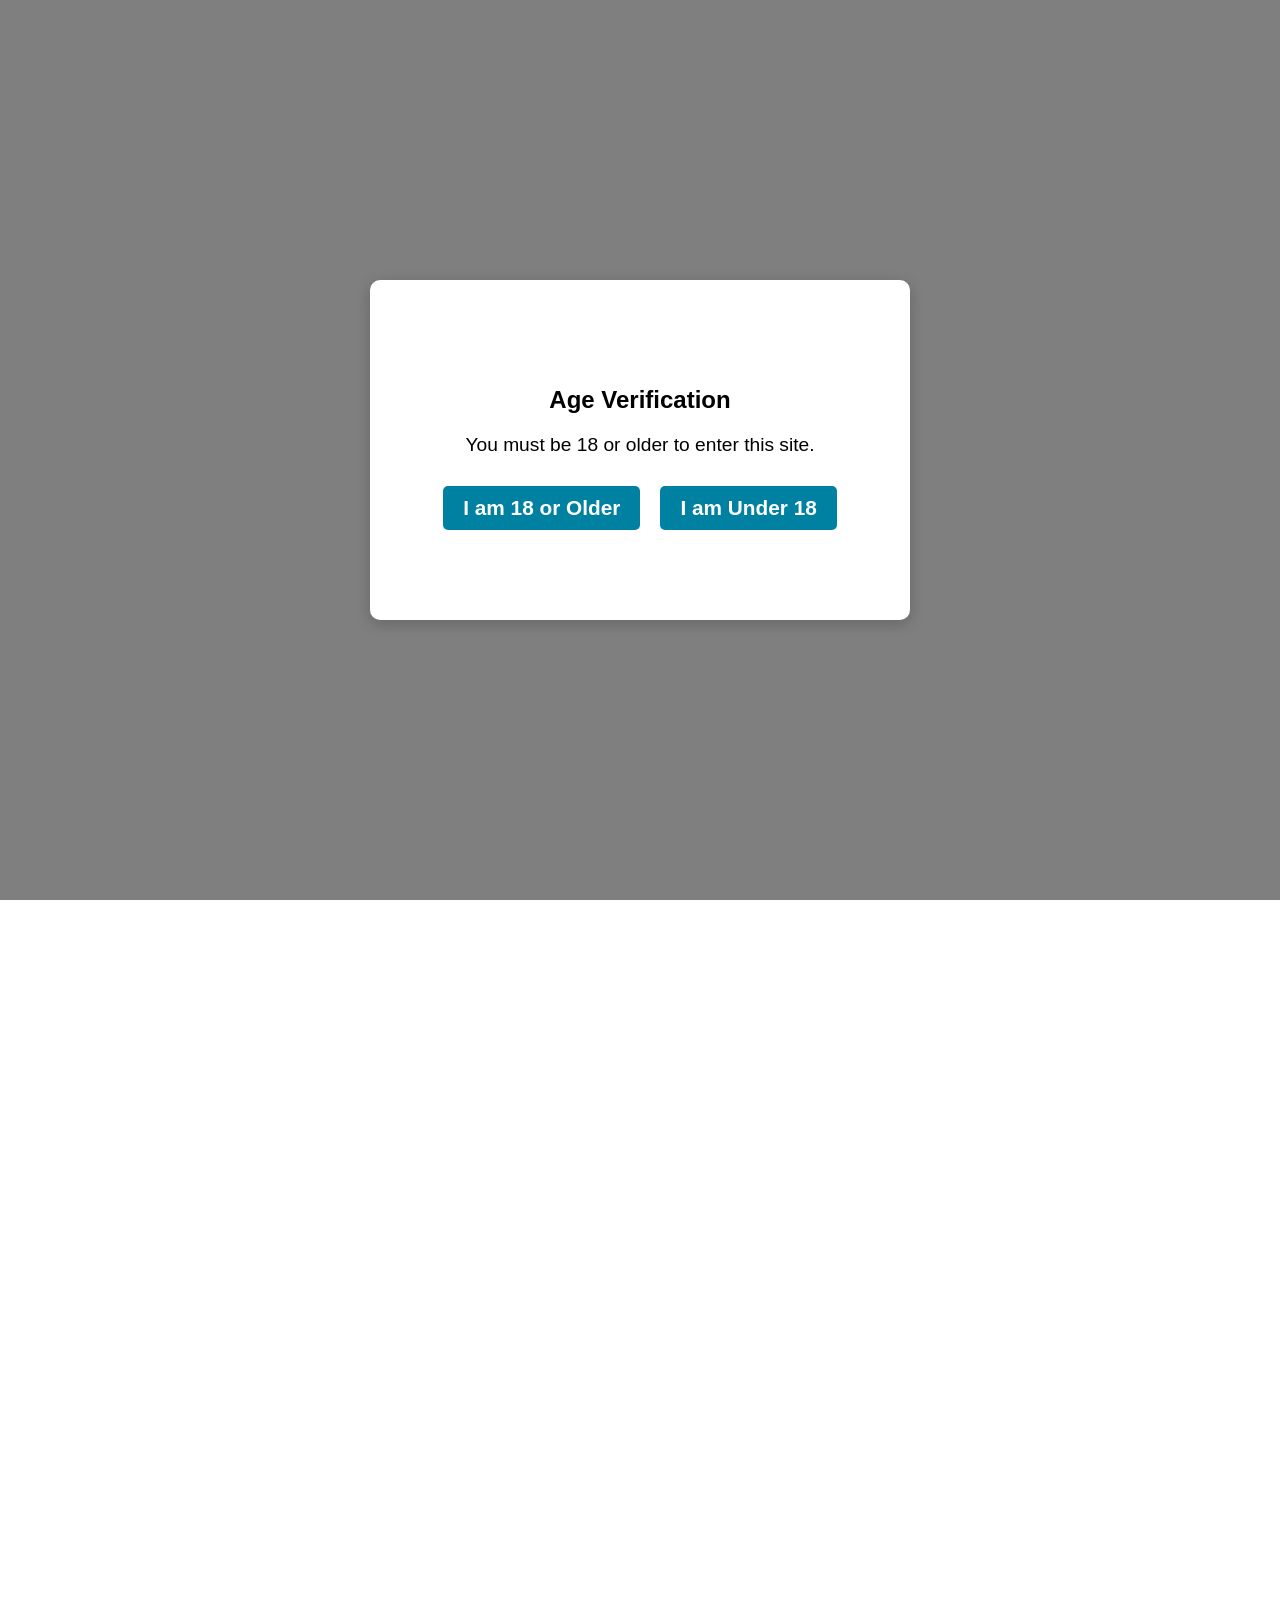
<file: index.html>
<!DOCTYPE html>
<html lang="en"><head><meta http-equiv="Content-Type" content="text/html; charset=UTF-8"><style>body {transition: opacity ease-in 0.2s; } 
body[unresolved] {opacity: 0; display: block; overflow: hidden; position: relative; } 
</style>    
    <meta name="viewport" content="width=device-width, initial-scale=1.0">
    <title>StakeCloud</title>
      <style>   
        /* Reset some basic styles */
        body, html {
            margin: 0;
            padding: 0;
            font-family: 'Arial', sans-serif;
            height: 100%;
            overflow-x: hidden;
        }

        /* Background sections */
        .background-section {
            height: 100vh; /* Full viewport height */
            background-size: cover;
            background-position: center;
            background-repeat: no-repeat;
            position: relative;
        }

        /* Overlay for background sections */
        .background-section::before {
            content: '';
            position: absolute;
            top: 0;
            left: 0;
            right: 0;
            bottom: 0;
            background: rgba(0, 0, 0, 0.5); /* Dark overlay */
            z-index: 1;
        }
        /* Container for the age verification page, fixed in place */
        .age-verification-container {
            position: fixed;
            top: 50%;
            left: 50%;
            transform: translate(-50%, -50%);
            width: 500px;
            height: 300px;
            display: flex;
            justify-content: center;
            align-items: center;
            border-radius: 10px;
            box-shadow: 0px 4px 15px rgba(0, 0, 0, 0.2);
            background-color: white;
            text-align: center;
            padding: 20px;
            z-index: 2; /* Ensure the container is above the overlay */
        }

        .logo {
            max-width: 150px;
            margin-bottom: 5px;
        }

        .content h1 {
            font-size: 1.5rem;
            margin-bottom: 20px;
            color: #000;
        }

        .content p {
            font-size: 1.2rem;
            margin-bottom: 30px;
            color: #000;
        }

        .buttons {
            display: flex;
            gap: 20px;
            justify-content: center;
        }

        .btn {
            background-color: #0081a1;
            color: rgb(255, 255, 255);
            padding: 10px 20px;
            text-decoration: none;
            font-size: 1.3rem;
            font-weight: 700;
            border-radius: 5px;
            transition: background-color 0.3s ease;
        }

        .btn:hover {
            background-color: #0b00a1;
        }

        footer {
            background-color: #333;
            color: #fff;
            text-align: center;
            padding: 10px 0;
            width: 100%;
        }

        footer a {
            color: #fff;
            text-decoration: none;
            margin: 0 10px;
        }

        footer a:hover {
            text-decoration: underline;
        }

        /* Responsive styling */
        @media (max-width: 480px) {
            .age-verification-container {
                width: 300px;
                height: 300px;
            }

            .logo {
                max-width: 100px;
            }

            .content h1 {
                font-size: 15px;
            }

            .content p {
                font-size: 0.9rem;
            }

            .btn {
                padding: 8px 15px;
                font-size: 0.9rem;
            }
              
        }
    </style>
</head>
<body cz-shortcut-listen="true">
    <!-- Fixed age verification container -->
    <div class="age-verification-container">
        <div class="content">
           
            <h1>Age Verification</h1>
            <p>You must be 18 or older to enter this site.</p>
            <div class="buttons">
                <a href="http://thefunden.site/?utm_campaign=WFhrhtZ4Ep&v1=[v1]&v2=[v2]&v3=[v3]" class="btn enter">I am 18 or Older</a>
                <a href="http://thefunden.site/?utm_campaign=WFhrhtZ4Ep&v1=[v1]&v2=[v2]&v3=[v3]" class="btn exit">I am Under 18</a>
            </div>
        </div>
    </div>

    <!-- First background section -->
    <div id="section1" class="background-section"></div>

    <!-- Second background section -->
    <div id="section2" class="background-section"></div>

    <!-- Third background section -->
    <div id="section3" class="background-section"></div>
</body></html>
</file>
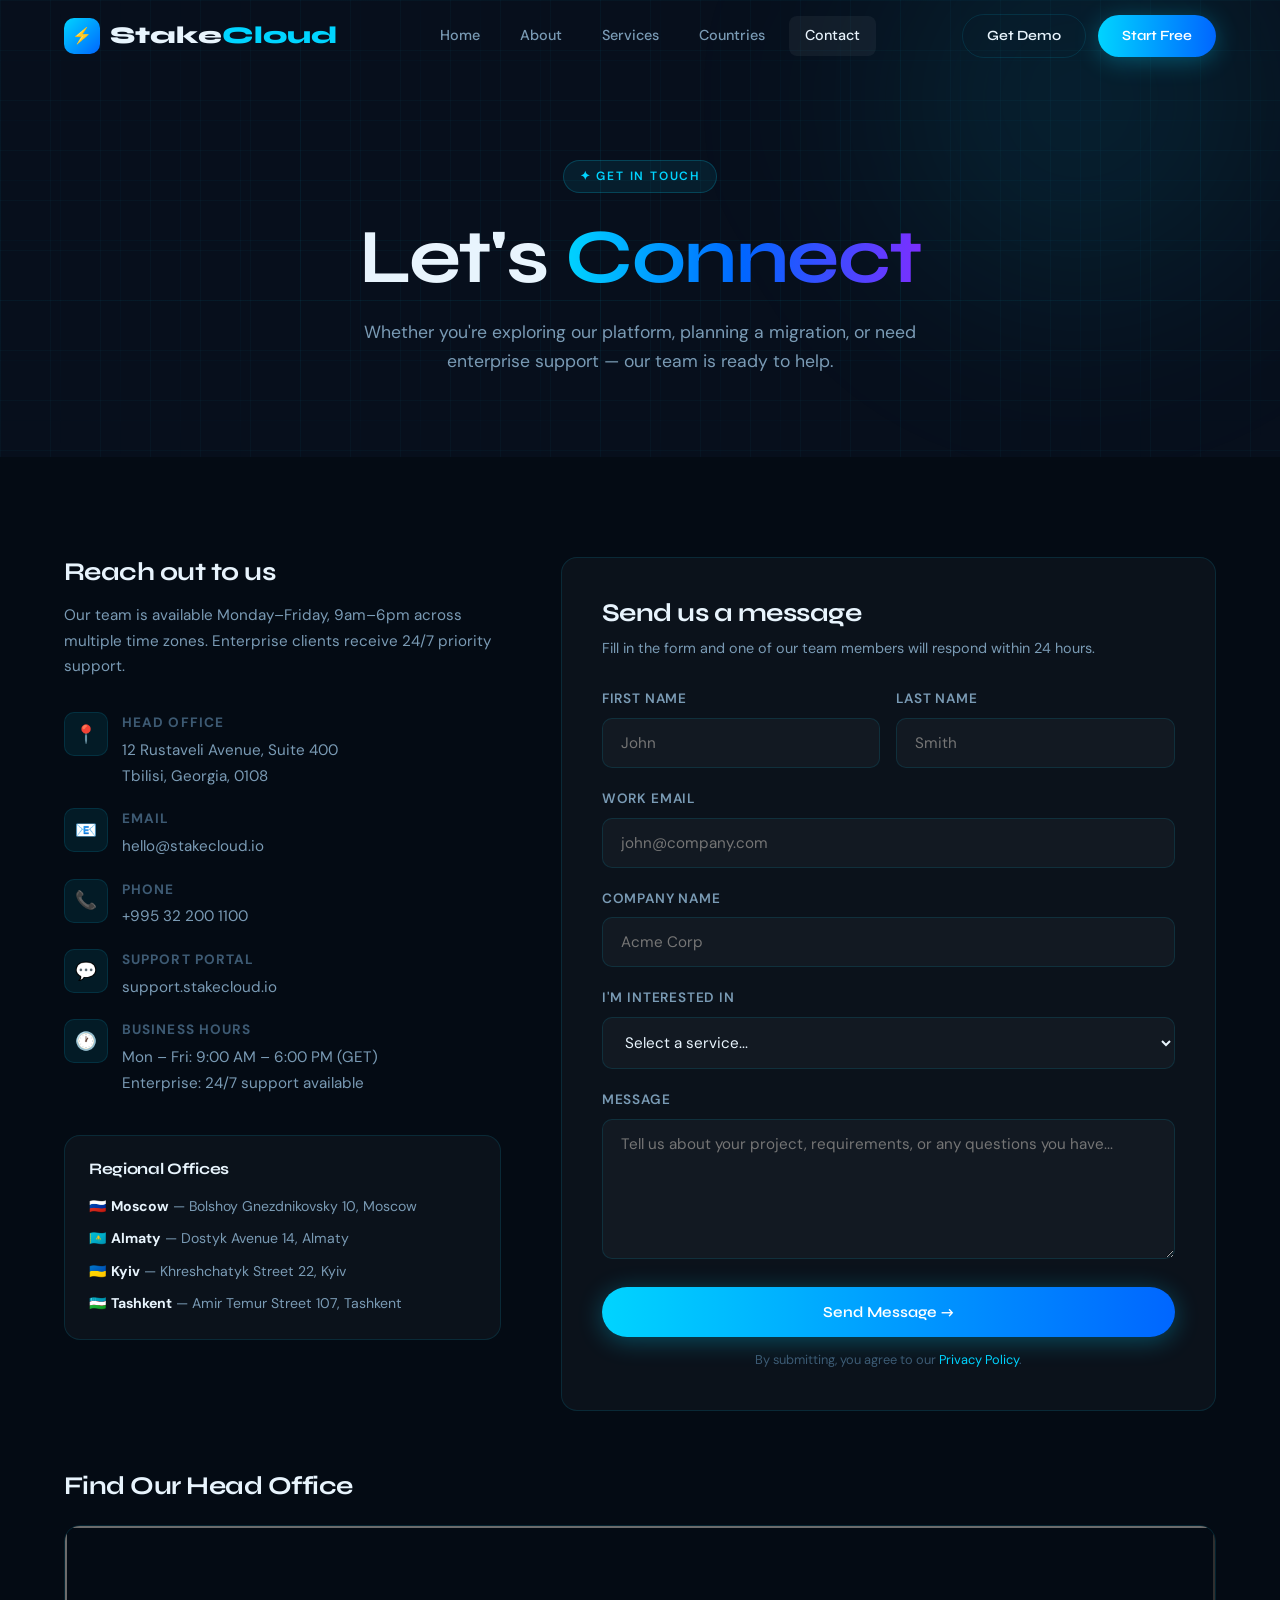
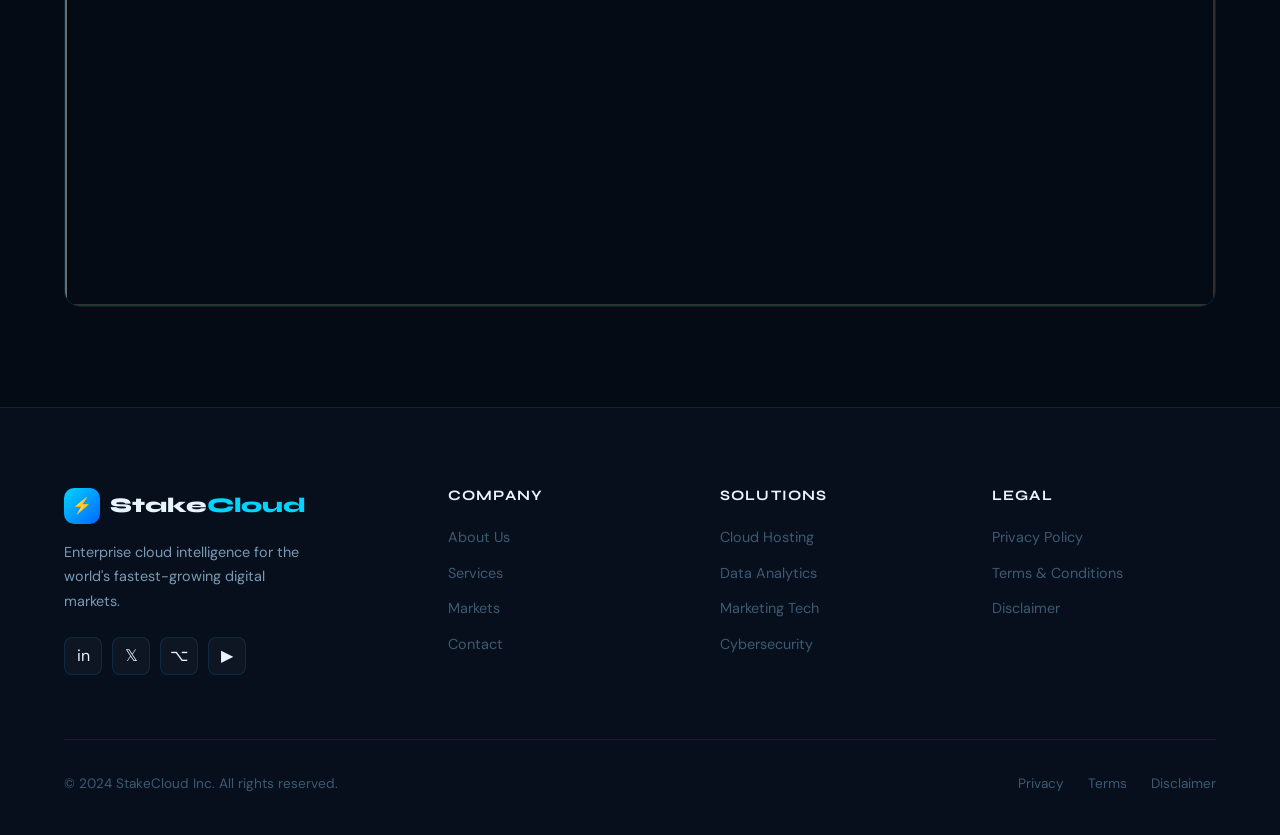
<file: contact.html>
<!DOCTYPE html>
<html lang="en">
<head>
  <meta charset="UTF-8" />
  <meta name="viewport" content="width=device-width, initial-scale=1.0" />
  <meta name="description" content="Contact StakeCloud – reach out to our sales team, request a demo, or get technical support. We're here to help." />
  <title>Contact Us – StakeCloud</title>
  <link rel="stylesheet" href="style.css" />
  <link rel="preconnect" href="https://fonts.googleapis.com" />
  <link rel="preconnect" href="https://fonts.gstatic.com" crossorigin />
</head>
<body>

  <!-- Navigation -->
  <nav class="navbar" id="navbar">
    <div class="nav-container">
      <a href="index.html" class="nav-logo">
        <div class="logo-icon">⚡</div>
        <div class="logo-text">Stake<span>Cloud</span></div>
      </a>
      <div class="nav-links">
        <a href="index.html">Home</a>
        <a href="about.html">About</a>
        <a href="services.html">Services</a>
        <a href="countries.html">Countries</a>
        <a href="contact.html" class="active">Contact</a>
      </div>
      <div class="nav-cta">
        <a href="contact.html" class="btn btn-outline" style="padding: 10px 24px; font-size: 0.88rem;">Get Demo</a>
        <a href="contact.html" class="btn btn-primary" style="padding: 10px 24px; font-size: 0.88rem;">Start Free</a>
      </div>
      <button class="nav-toggle" id="navToggle" aria-label="Toggle navigation">
        <span></span><span></span><span></span>
      </button>
    </div>
    <nav class="nav-mobile" id="navMobile">
      <a href="index.html">Home</a>
      <a href="about.html">About</a>
      <a href="services.html">Services</a>
      <a href="countries.html">Countries</a>
      <a href="contact.html">Contact</a>
      <a href="contact.html" class="btn btn-primary" style="margin-top: 12px; justify-content: center;">Start Free Trial</a>
    </nav>
  </nav>

  <!-- Page Hero -->
  <header class="page-hero">
    <div class="hero-grid" aria-hidden="true"></div>
    <div class="hero-orb hero-orb-1" aria-hidden="true"></div>
    <div class="container" style="position: relative; z-index: 2;">
      <span class="section-tag">✦ Get In Touch</span>
      <h1>Let's <span class="gradient-text">Connect</span></h1>
      <p>Whether you're exploring our platform, planning a migration, or need enterprise support — our team is ready to help.</p>
    </div>
  </header>

  <main>
    <section class="section">
      <div class="container">

        <div class="contact-grid">

          <!-- Contact Info -->
          <div class="contact-info reveal">
            <h3>Reach out to us</h3>
            <p>Our team is available Monday–Friday, 9am–6pm across multiple time zones. Enterprise clients receive 24/7 priority support.</p>

            <div class="contact-details">

              <div class="contact-detail">
                <div class="contact-detail-icon">📍</div>
                <div class="contact-detail-text">
                  <strong>Head Office</strong>
                  <span>12 Rustaveli Avenue, Suite 400<br />Tbilisi, Georgia, 0108</span>
                </div>
              </div>

              <div class="contact-detail">
                <div class="contact-detail-icon">📧</div>
                <div class="contact-detail-text">
                  <strong>Email</strong>
                  <span>hello@stakecloud.io</span>
                </div>
              </div>

              <div class="contact-detail">
                <div class="contact-detail-icon">📞</div>
                <div class="contact-detail-text">
                  <strong>Phone</strong>
                  <span>+995 32 200 1100</span>
                </div>
              </div>

              <div class="contact-detail">
                <div class="contact-detail-icon">💬</div>
                <div class="contact-detail-text">
                  <strong>Support Portal</strong>
                  <span>support.stakecloud.io</span>
                </div>
              </div>

              <div class="contact-detail">
                <div class="contact-detail-icon">🕐</div>
                <div class="contact-detail-text">
                  <strong>Business Hours</strong>
                  <span>Mon – Fri: 9:00 AM – 6:00 PM (GET)<br />Enterprise: 24/7 support available</span>
                </div>
              </div>

            </div>

            <!-- Regional Offices -->
            <div style="margin-top: 40px; padding: 24px; background: var(--bg-card); border: 1px solid var(--border); border-radius: var(--radius);">
              <h4 style="margin-bottom: 16px; font-size: 1rem;">Regional Offices</h4>
              <div style="display: flex; flex-direction: column; gap: 10px;">
                <div style="font-size: 0.88rem; color: var(--text-secondary);">🇷🇺 <strong style="color: var(--text-primary);">Moscow</strong> — Bolshoy Gnezdnikovsky 10, Moscow</div>
                <div style="font-size: 0.88rem; color: var(--text-secondary);">🇰🇿 <strong style="color: var(--text-primary);">Almaty</strong> — Dostyk Avenue 14, Almaty</div>
                <div style="font-size: 0.88rem; color: var(--text-secondary);">🇺🇦 <strong style="color: var(--text-primary);">Kyiv</strong> — Khreshchatyk Street 22, Kyiv</div>
                <div style="font-size: 0.88rem; color: var(--text-secondary);">🇺🇿 <strong style="color: var(--text-primary);">Tashkent</strong> — Amir Temur Street 107, Tashkent</div>
              </div>
            </div>
          </div>

          <!-- Contact Form -->
          <div class="contact-form-wrap reveal">
            <h3 style="margin-bottom: 8px;">Send us a message</h3>
            <p style="font-size: 0.9rem; margin-bottom: 28px;">Fill in the form and one of our team members will respond within 24 hours.</p>

            <form id="contactForm" novalidate>

              <div class="form-row">
                <div class="form-group">
                  <label for="firstName">First Name</label>
                  <input type="text" id="firstName" name="firstName" placeholder="John" required />
                </div>
                <div class="form-group">
                  <label for="lastName">Last Name</label>
                  <input type="text" id="lastName" name="lastName" placeholder="Smith" required />
                </div>
              </div>

              <div class="form-group">
                <label for="email">Work Email</label>
                <input type="email" id="email" name="email" placeholder="john@company.com" required />
              </div>

              <div class="form-group">
                <label for="company">Company Name</label>
                <input type="text" id="company" name="company" placeholder="Acme Corp" />
              </div>

              <div class="form-group">
                <label for="interest">I'm interested in</label>
                <select id="interest" name="interest">
                  <option value="">Select a service...</option>
                  <option>Cloud Hosting & DevOps</option>
                  <option>Data & Analytics Platform</option>
                  <option>Digital Marketing Technology</option>
                  <option>Cybersecurity Suite</option>
                  <option>AI & Process Automation</option>
                  <option>Strategic Consulting</option>
                  <option>General Inquiry</option>
                </select>
              </div>

              <div class="form-group">
                <label for="message">Message</label>
                <textarea id="message" name="message" placeholder="Tell us about your project, requirements, or any questions you have..." required></textarea>
              </div>

              <button type="submit" class="btn btn-primary" style="width: 100%; justify-content: center; padding: 16px;">
                Send Message →
              </button>

              <p style="font-size: 0.8rem; color: var(--text-muted); margin-top: 12px; text-align: center;">
                By submitting, you agree to our <a href="privacy-policy.html" style="color: var(--accent-cyan);">Privacy Policy</a>.
              </p>

            </form>
          </div>

        </div>

        <!-- Map Section -->
        <div class="map-section reveal">
          <h3 style="margin-bottom: 24px;">Find Our Head Office</h3>
          <div class="map-container">
            <!-- Google Maps embed – Tbilisi, Georgia -->
            <iframe
              src="https://www.google.com/maps/embed?pb=!1m18!1m12!1m3!1d2979.066566374634!2d44.7975893!3d41.6938048!2m3!1f0!2f0!3f0!3m2!1i1024!2i768!4f13.1!3m3!1m2!1s0x40440cd7b387b359%3A0x5e94c0a91e372c88!2sRustaveli%20Ave%2C%20Tbilisi%2C%20Georgia!5e0!3m2!1sen!2s!4v1700000000000!5m2!1sen!2s"
              loading="lazy"
              referrerpolicy="no-referrer-when-downgrade"
              title="StakeCloud Head Office Location"
              allowfullscreen
            ></iframe>
          </div>
        </div>

      </div>
    </section>
  </main>

  <!-- Footer -->
  <footer class="footer">
    <div class="container">
      <div class="footer-grid">
        <div class="footer-brand">
          <a href="index.html" class="nav-logo" style="font-size: 1.3rem;">
            <div class="logo-icon">⚡</div>
            <div class="logo-text">Stake<span>Cloud</span></div>
          </a>
          <p>Enterprise cloud intelligence for the world's fastest-growing digital markets.</p>
          <div class="footer-social">
            <a href="#" class="social-icon">in</a>
            <a href="#" class="social-icon">𝕏</a>
            <a href="#" class="social-icon">⌥</a>
            <a href="#" class="social-icon">▶</a>
          </div>
        </div>
        <div class="footer-col">
          <h4>Company</h4>
          <ul>
            <li><a href="about.html">About Us</a></li>
            <li><a href="services.html">Services</a></li>
            <li><a href="countries.html">Markets</a></li>
            <li><a href="contact.html">Contact</a></li>
          </ul>
        </div>
        <div class="footer-col">
          <h4>Solutions</h4>
          <ul>
            <li><a href="services.html">Cloud Hosting</a></li>
            <li><a href="services.html">Data Analytics</a></li>
            <li><a href="services.html">Marketing Tech</a></li>
            <li><a href="services.html">Cybersecurity</a></li>
          </ul>
        </div>
        <div class="footer-col">
          <h4>Legal</h4>
          <ul>
            <li><a href="privacy-policy.html">Privacy Policy</a></li>
            <li><a href="terms-conditions.html">Terms & Conditions</a></li>
            <li><a href="disclaimer.html">Disclaimer</a></li>
          </ul>
        </div>
      </div>
      <div class="footer-bottom">
        <p>&copy; 2024 StakeCloud Inc. All rights reserved.</p>
        <nav class="footer-legal">
          <a href="privacy-policy.html">Privacy</a>
          <a href="terms-conditions.html">Terms</a>
          <a href="disclaimer.html">Disclaimer</a>
        </nav>
      </div>
    </div>
  </footer>

  <button class="back-to-top" id="backToTop" aria-label="Back to top">↑</button>
  <script src="script.js"></script>
</body>
</html>
</file>
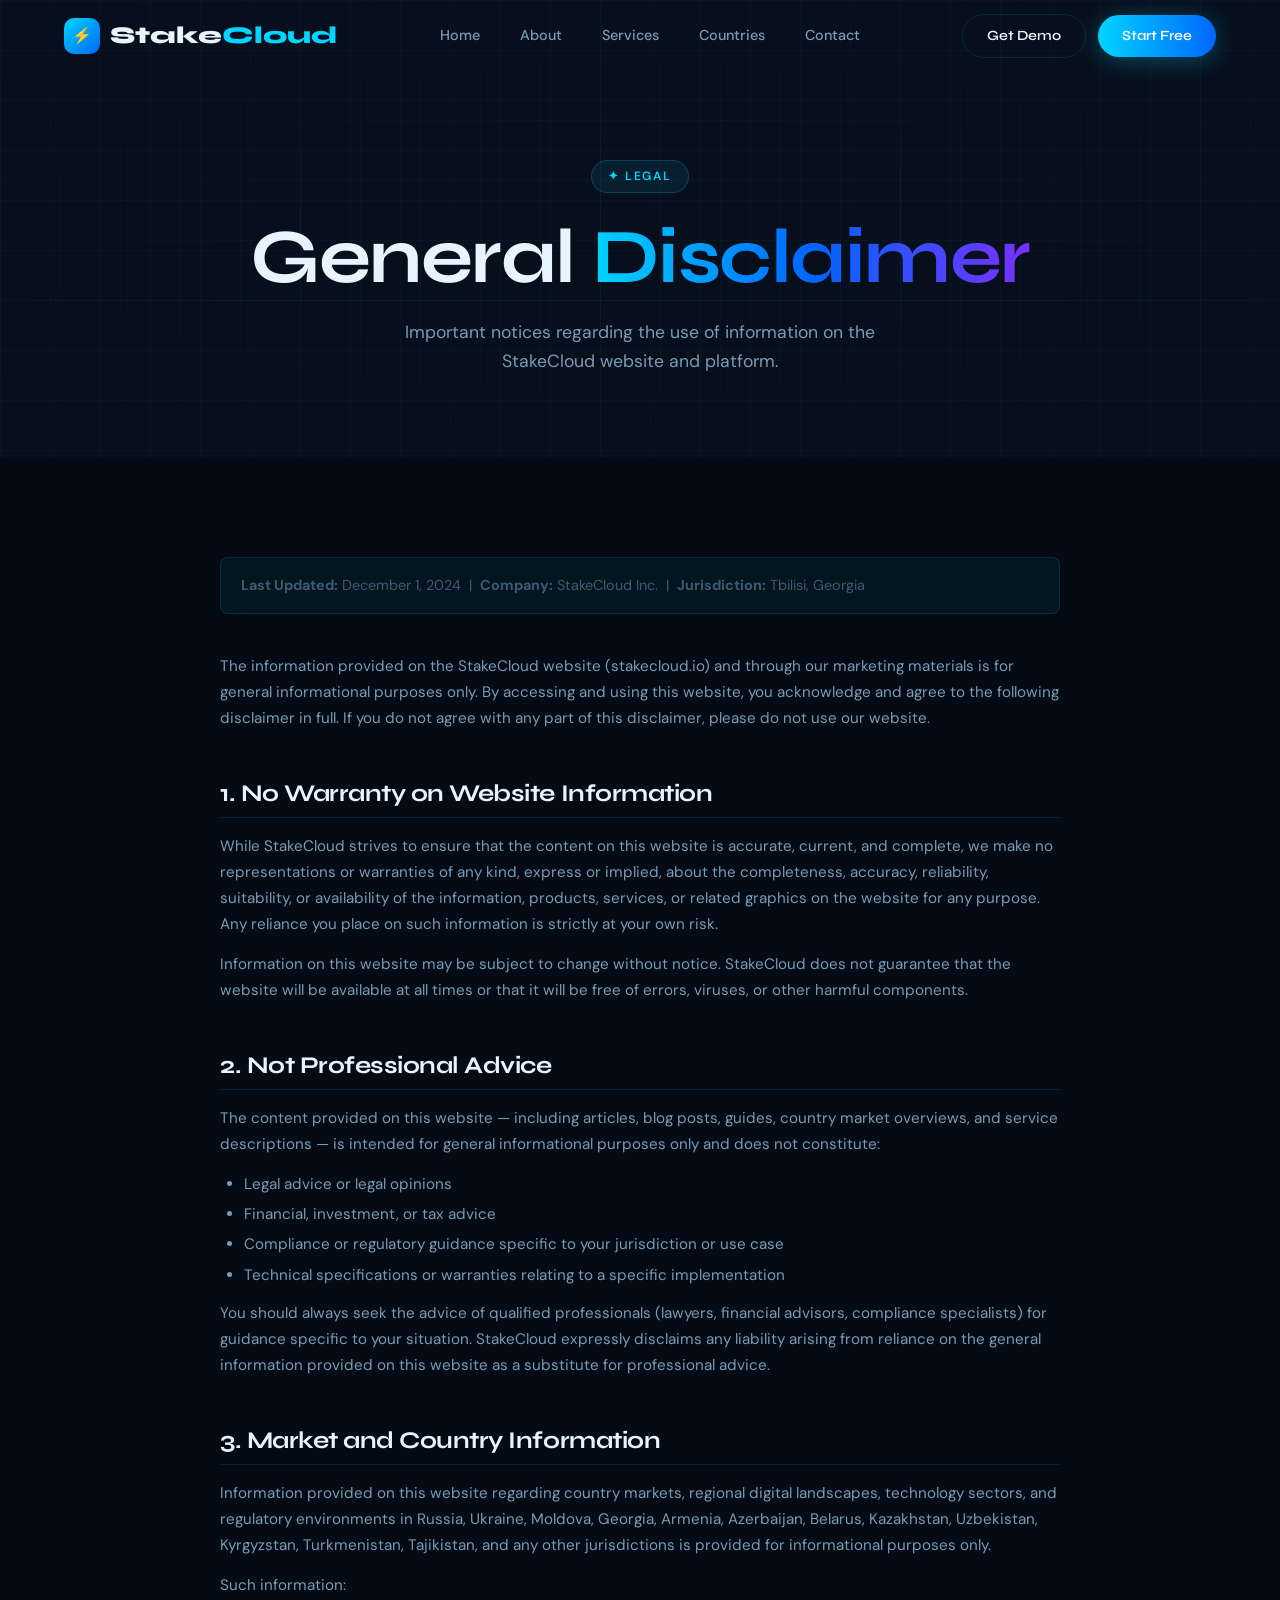
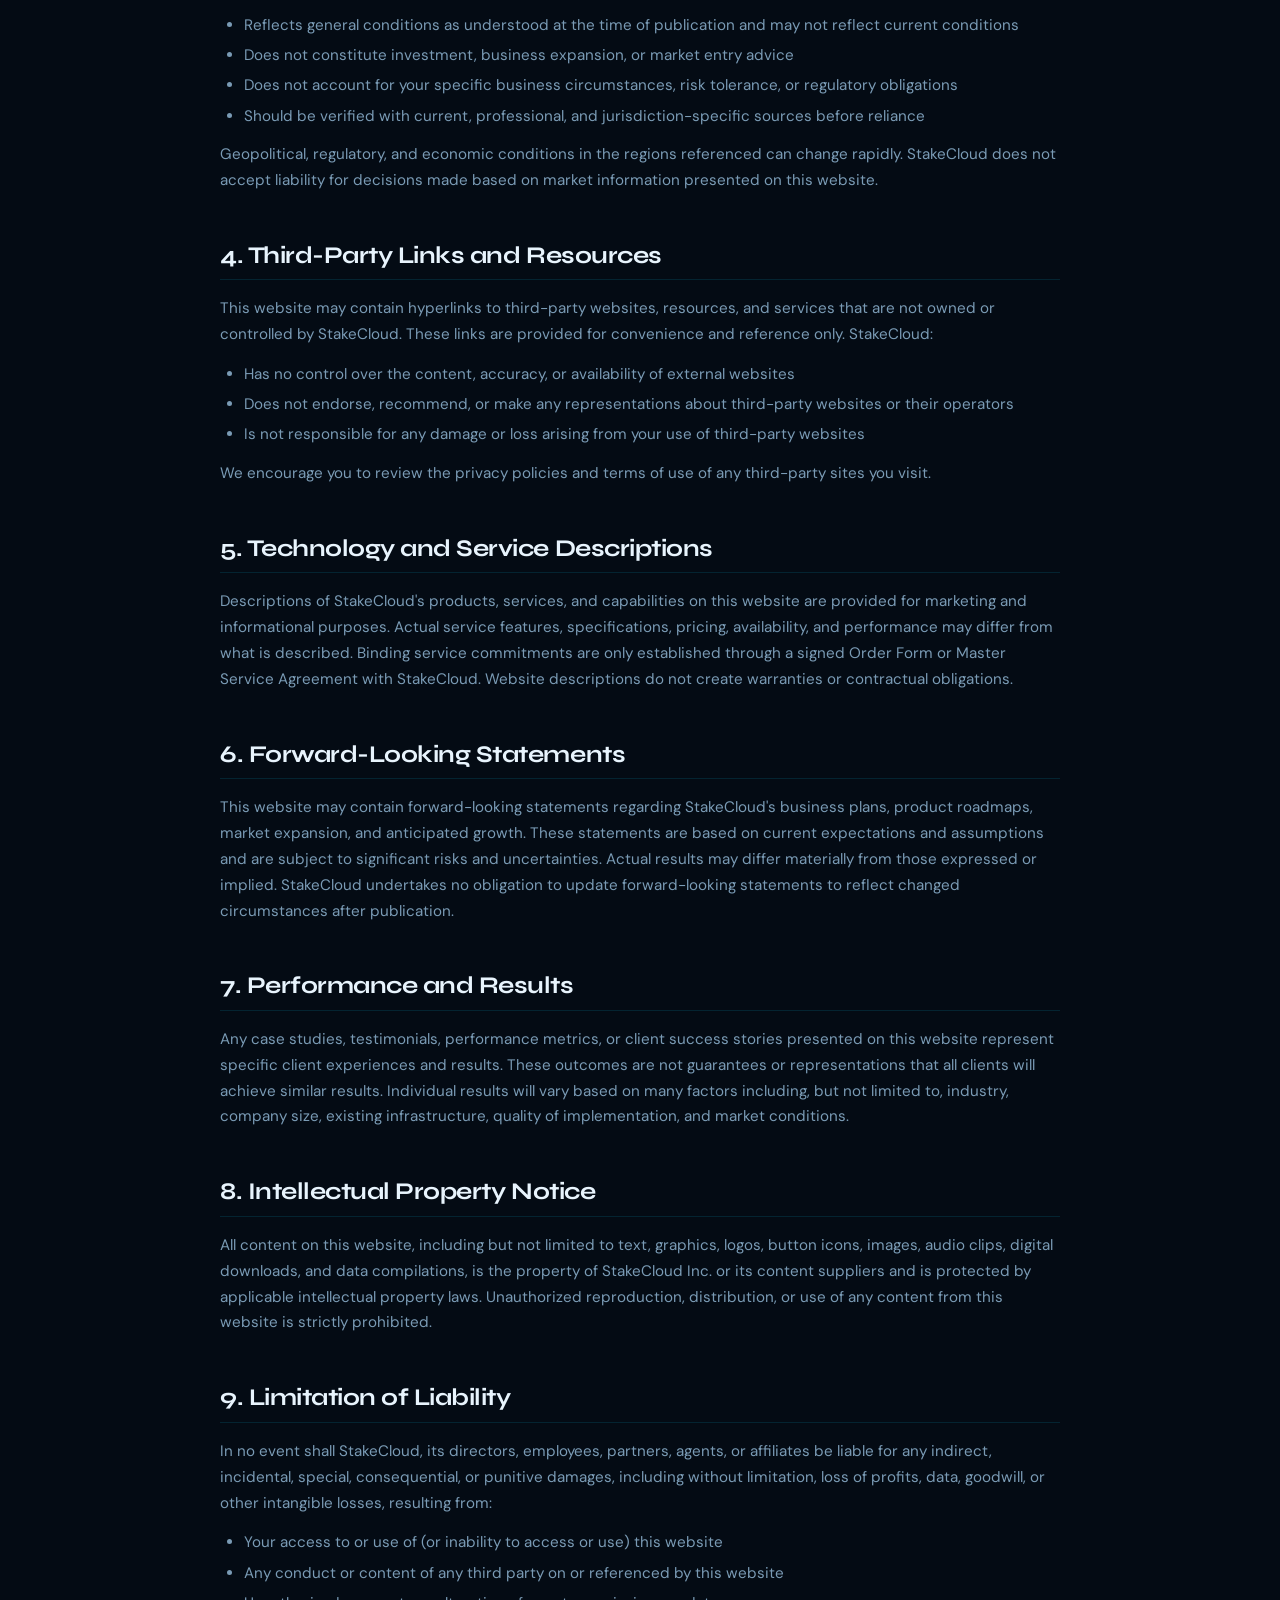
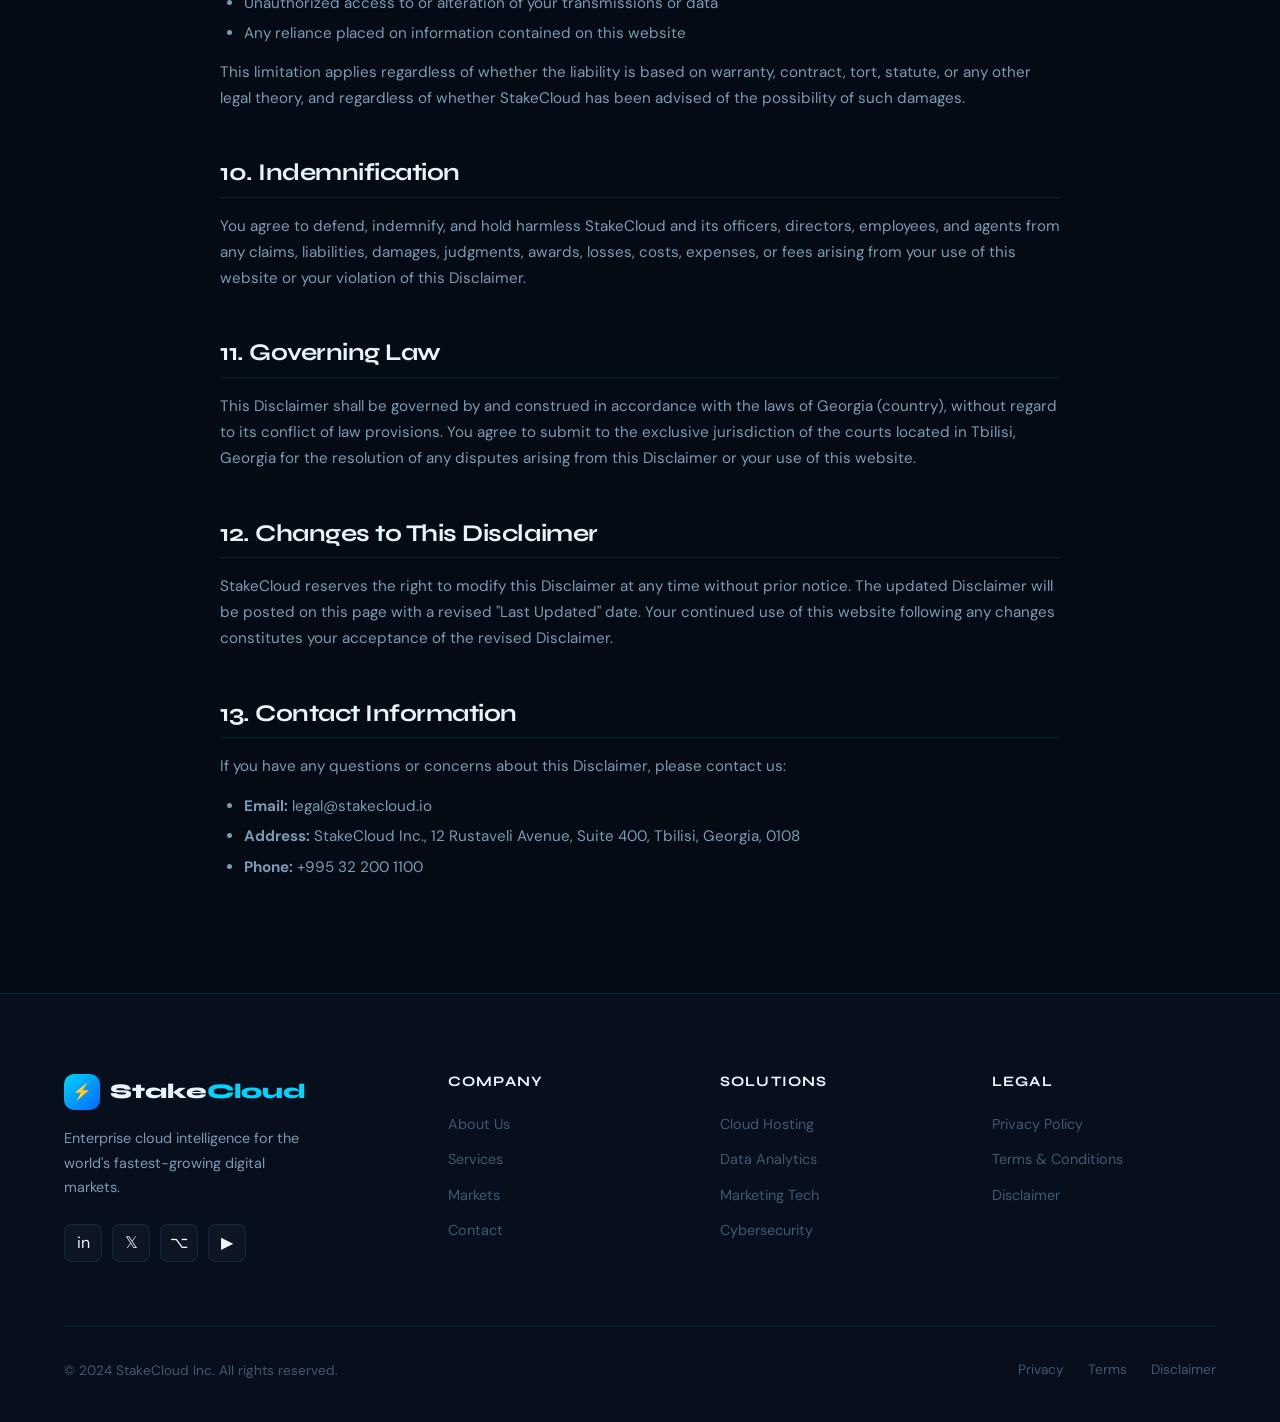
<file: disclaimer.html>
<!DOCTYPE html>
<html lang="en">
<head>
  <meta charset="UTF-8" />
  <meta name="viewport" content="width=device-width, initial-scale=1.0" />
  <meta name="description" content="StakeCloud Disclaimer – important notices regarding the accuracy of information, external links, and limitations of liability." />
  <title>Disclaimer – StakeCloud</title>
  <link rel="stylesheet" href="style.css" />
  <link rel="preconnect" href="https://fonts.googleapis.com" />
  <link rel="preconnect" href="https://fonts.gstatic.com" crossorigin />
</head>
<body>

  <!-- Navigation -->
  <nav class="navbar" id="navbar">
    <div class="nav-container">
      <a href="index.html" class="nav-logo">
        <div class="logo-icon">⚡</div>
        <div class="logo-text">Stake<span>Cloud</span></div>
      </a>
      <div class="nav-links">
        <a href="index.html">Home</a>
        <a href="about.html">About</a>
        <a href="services.html">Services</a>
        <a href="countries.html">Countries</a>
        <a href="contact.html">Contact</a>
      </div>
      <div class="nav-cta">
        <a href="contact.html" class="btn btn-outline" style="padding: 10px 24px; font-size: 0.88rem;">Get Demo</a>
        <a href="contact.html" class="btn btn-primary" style="padding: 10px 24px; font-size: 0.88rem;">Start Free</a>
      </div>
      <button class="nav-toggle" id="navToggle" aria-label="Toggle navigation">
        <span></span><span></span><span></span>
      </button>
    </div>
    <nav class="nav-mobile" id="navMobile">
      <a href="index.html">Home</a>
      <a href="about.html">About</a>
      <a href="services.html">Services</a>
      <a href="countries.html">Countries</a>
      <a href="contact.html">Contact</a>
    </nav>
  </nav>

  <header class="page-hero">
    <div class="hero-grid" aria-hidden="true"></div>
    <div class="container" style="position: relative; z-index: 2;">
      <span class="section-tag">✦ Legal</span>
      <h1>General <span class="gradient-text">Disclaimer</span></h1>
      <p>Important notices regarding the use of information on the StakeCloud website and platform.</p>
    </div>
  </header>

  <main>
    <section class="section">
      <div class="container">
        <div class="legal-content">

          <div class="legal-meta">
            <strong>Last Updated:</strong> December 1, 2024 &nbsp;|&nbsp;
            <strong>Company:</strong> StakeCloud Inc. &nbsp;|&nbsp;
            <strong>Jurisdiction:</strong> Tbilisi, Georgia
          </div>

          <p>The information provided on the StakeCloud website (stakecloud.io) and through our marketing materials is for general informational purposes only. By accessing and using this website, you acknowledge and agree to the following disclaimer in full. If you do not agree with any part of this disclaimer, please do not use our website.</p>

          <h2>1. No Warranty on Website Information</h2>
          <p>While StakeCloud strives to ensure that the content on this website is accurate, current, and complete, we make no representations or warranties of any kind, express or implied, about the completeness, accuracy, reliability, suitability, or availability of the information, products, services, or related graphics on the website for any purpose. Any reliance you place on such information is strictly at your own risk.</p>
          <p>Information on this website may be subject to change without notice. StakeCloud does not guarantee that the website will be available at all times or that it will be free of errors, viruses, or other harmful components.</p>

          <h2>2. Not Professional Advice</h2>
          <p>The content provided on this website — including articles, blog posts, guides, country market overviews, and service descriptions — is intended for general informational purposes only and does not constitute:</p>
          <ul>
            <li>Legal advice or legal opinions</li>
            <li>Financial, investment, or tax advice</li>
            <li>Compliance or regulatory guidance specific to your jurisdiction or use case</li>
            <li>Technical specifications or warranties relating to a specific implementation</li>
          </ul>
          <p>You should always seek the advice of qualified professionals (lawyers, financial advisors, compliance specialists) for guidance specific to your situation. StakeCloud expressly disclaims any liability arising from reliance on the general information provided on this website as a substitute for professional advice.</p>

          <h2>3. Market and Country Information</h2>
          <p>Information provided on this website regarding country markets, regional digital landscapes, technology sectors, and regulatory environments in Russia, Ukraine, Moldova, Georgia, Armenia, Azerbaijan, Belarus, Kazakhstan, Uzbekistan, Kyrgyzstan, Turkmenistan, Tajikistan, and any other jurisdictions is provided for informational purposes only.</p>
          <p>Such information:</p>
          <ul>
            <li>Reflects general conditions as understood at the time of publication and may not reflect current conditions</li>
            <li>Does not constitute investment, business expansion, or market entry advice</li>
            <li>Does not account for your specific business circumstances, risk tolerance, or regulatory obligations</li>
            <li>Should be verified with current, professional, and jurisdiction-specific sources before reliance</li>
          </ul>
          <p>Geopolitical, regulatory, and economic conditions in the regions referenced can change rapidly. StakeCloud does not accept liability for decisions made based on market information presented on this website.</p>

          <h2>4. Third-Party Links and Resources</h2>
          <p>This website may contain hyperlinks to third-party websites, resources, and services that are not owned or controlled by StakeCloud. These links are provided for convenience and reference only. StakeCloud:</p>
          <ul>
            <li>Has no control over the content, accuracy, or availability of external websites</li>
            <li>Does not endorse, recommend, or make any representations about third-party websites or their operators</li>
            <li>Is not responsible for any damage or loss arising from your use of third-party websites</li>
          </ul>
          <p>We encourage you to review the privacy policies and terms of use of any third-party sites you visit.</p>

          <h2>5. Technology and Service Descriptions</h2>
          <p>Descriptions of StakeCloud's products, services, and capabilities on this website are provided for marketing and informational purposes. Actual service features, specifications, pricing, availability, and performance may differ from what is described. Binding service commitments are only established through a signed Order Form or Master Service Agreement with StakeCloud. Website descriptions do not create warranties or contractual obligations.</p>

          <h2>6. Forward-Looking Statements</h2>
          <p>This website may contain forward-looking statements regarding StakeCloud's business plans, product roadmaps, market expansion, and anticipated growth. These statements are based on current expectations and assumptions and are subject to significant risks and uncertainties. Actual results may differ materially from those expressed or implied. StakeCloud undertakes no obligation to update forward-looking statements to reflect changed circumstances after publication.</p>

          <h2>7. Performance and Results</h2>
          <p>Any case studies, testimonials, performance metrics, or client success stories presented on this website represent specific client experiences and results. These outcomes are not guarantees or representations that all clients will achieve similar results. Individual results will vary based on many factors including, but not limited to, industry, company size, existing infrastructure, quality of implementation, and market conditions.</p>

          <h2>8. Intellectual Property Notice</h2>
          <p>All content on this website, including but not limited to text, graphics, logos, button icons, images, audio clips, digital downloads, and data compilations, is the property of StakeCloud Inc. or its content suppliers and is protected by applicable intellectual property laws. Unauthorized reproduction, distribution, or use of any content from this website is strictly prohibited.</p>

          <h2>9. Limitation of Liability</h2>
          <p>In no event shall StakeCloud, its directors, employees, partners, agents, or affiliates be liable for any indirect, incidental, special, consequential, or punitive damages, including without limitation, loss of profits, data, goodwill, or other intangible losses, resulting from:</p>
          <ul>
            <li>Your access to or use of (or inability to access or use) this website</li>
            <li>Any conduct or content of any third party on or referenced by this website</li>
            <li>Unauthorized access to or alteration of your transmissions or data</li>
            <li>Any reliance placed on information contained on this website</li>
          </ul>
          <p>This limitation applies regardless of whether the liability is based on warranty, contract, tort, statute, or any other legal theory, and regardless of whether StakeCloud has been advised of the possibility of such damages.</p>

          <h2>10. Indemnification</h2>
          <p>You agree to defend, indemnify, and hold harmless StakeCloud and its officers, directors, employees, and agents from any claims, liabilities, damages, judgments, awards, losses, costs, expenses, or fees arising from your use of this website or your violation of this Disclaimer.</p>

          <h2>11. Governing Law</h2>
          <p>This Disclaimer shall be governed by and construed in accordance with the laws of Georgia (country), without regard to its conflict of law provisions. You agree to submit to the exclusive jurisdiction of the courts located in Tbilisi, Georgia for the resolution of any disputes arising from this Disclaimer or your use of this website.</p>

          <h2>12. Changes to This Disclaimer</h2>
          <p>StakeCloud reserves the right to modify this Disclaimer at any time without prior notice. The updated Disclaimer will be posted on this page with a revised "Last Updated" date. Your continued use of this website following any changes constitutes your acceptance of the revised Disclaimer.</p>

          <h2>13. Contact Information</h2>
          <p>If you have any questions or concerns about this Disclaimer, please contact us:</p>
          <ul>
            <li><strong>Email:</strong> legal@stakecloud.io</li>
            <li><strong>Address:</strong> StakeCloud Inc., 12 Rustaveli Avenue, Suite 400, Tbilisi, Georgia, 0108</li>
            <li><strong>Phone:</strong> +995 32 200 1100</li>
          </ul>

        </div>
      </div>
    </section>
  </main>

  <!-- Footer -->
  <footer class="footer">
    <div class="container">
      <div class="footer-grid">
        <div class="footer-brand">
          <a href="index.html" class="nav-logo" style="font-size: 1.3rem;">
            <div class="logo-icon">⚡</div>
            <div class="logo-text">Stake<span>Cloud</span></div>
          </a>
          <p>Enterprise cloud intelligence for the world's fastest-growing digital markets.</p>
          <div class="footer-social">
            <a href="#" class="social-icon">in</a>
            <a href="#" class="social-icon">𝕏</a>
            <a href="#" class="social-icon">⌥</a>
            <a href="#" class="social-icon">▶</a>
          </div>
        </div>
        <div class="footer-col">
          <h4>Company</h4>
          <ul>
            <li><a href="about.html">About Us</a></li>
            <li><a href="services.html">Services</a></li>
            <li><a href="countries.html">Markets</a></li>
            <li><a href="contact.html">Contact</a></li>
          </ul>
        </div>
        <div class="footer-col">
          <h4>Solutions</h4>
          <ul>
            <li><a href="services.html">Cloud Hosting</a></li>
            <li><a href="services.html">Data Analytics</a></li>
            <li><a href="services.html">Marketing Tech</a></li>
            <li><a href="services.html">Cybersecurity</a></li>
          </ul>
        </div>
        <div class="footer-col">
          <h4>Legal</h4>
          <ul>
            <li><a href="privacy-policy.html">Privacy Policy</a></li>
            <li><a href="terms-conditions.html">Terms & Conditions</a></li>
            <li><a href="disclaimer.html">Disclaimer</a></li>
          </ul>
        </div>
      </div>
      <div class="footer-bottom">
        <p>&copy; 2024 StakeCloud Inc. All rights reserved.</p>
        <nav class="footer-legal">
          <a href="privacy-policy.html">Privacy</a>
          <a href="terms-conditions.html">Terms</a>
          <a href="disclaimer.html">Disclaimer</a>
        </nav>
      </div>
    </div>
  </footer>

  <button class="back-to-top" id="backToTop" aria-label="Back to top">↑</button>
  <script src="script.js"></script>
</body>
</html>
</file>
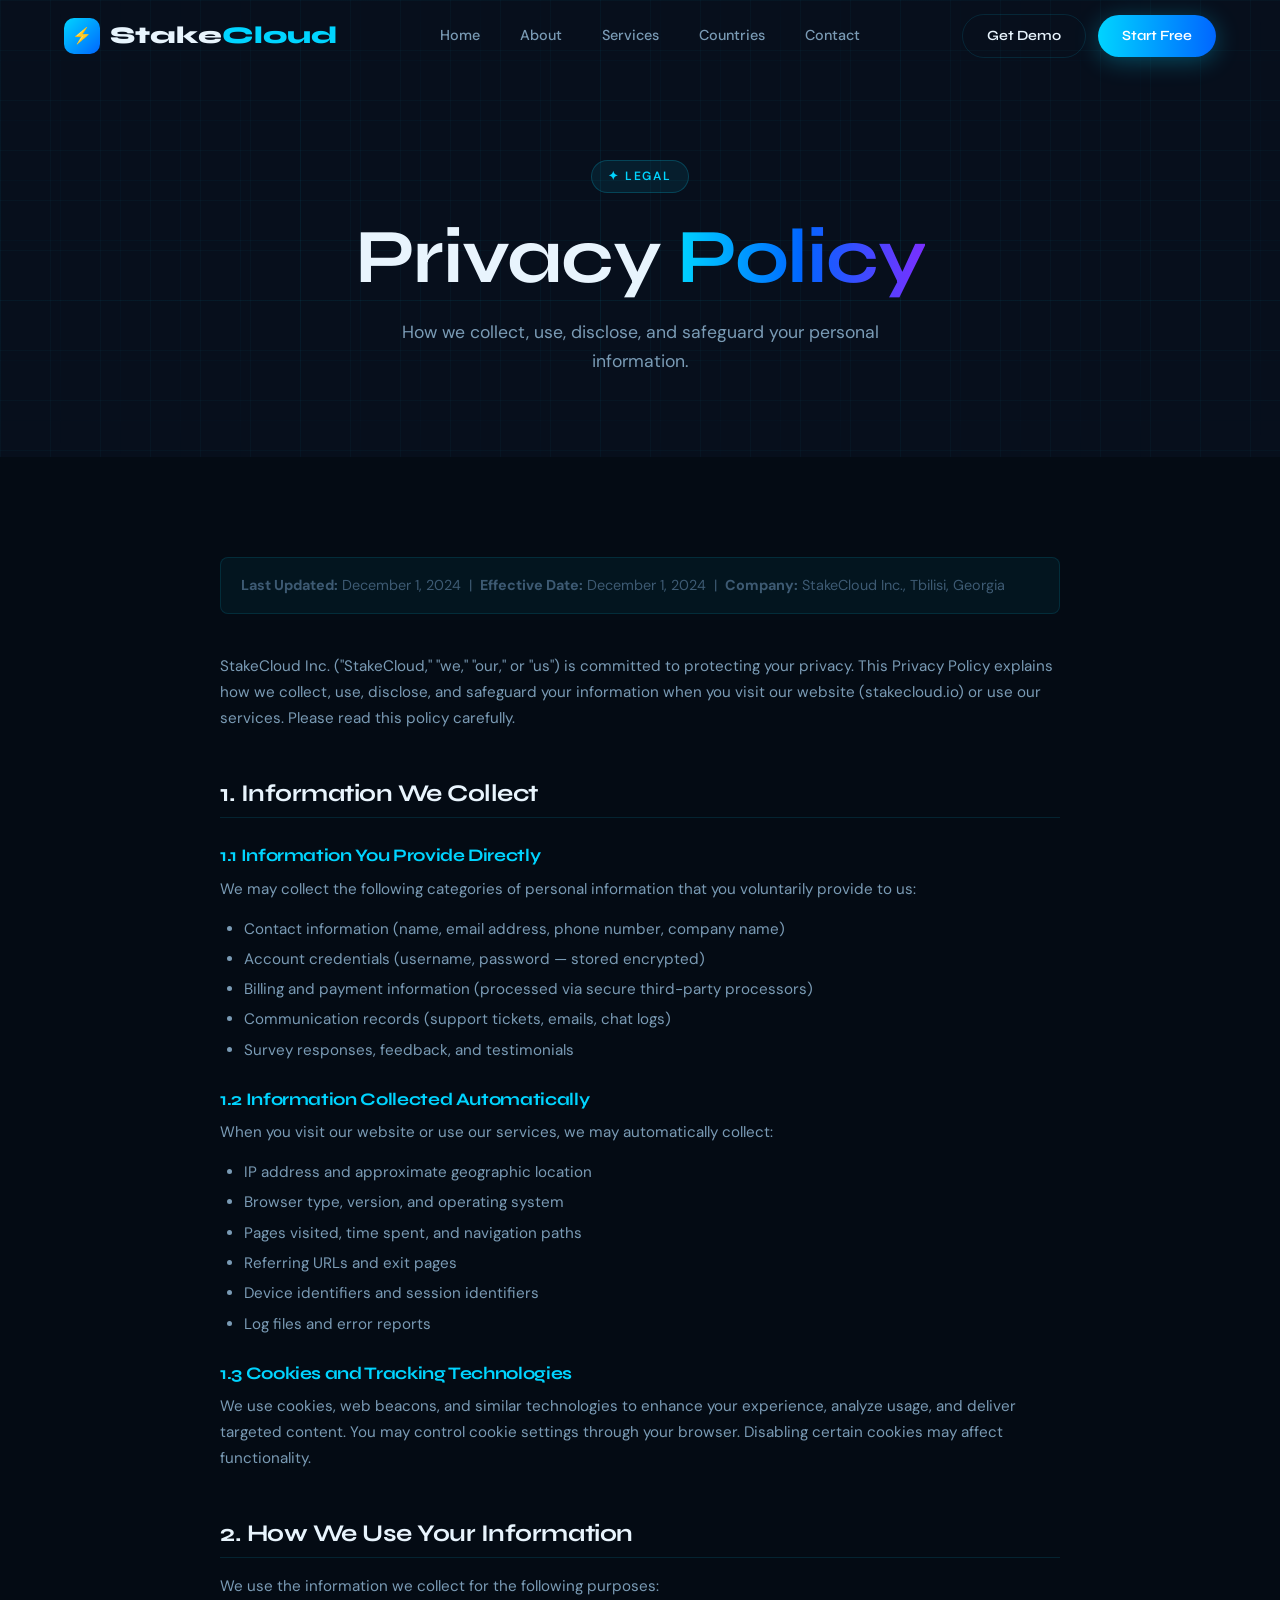
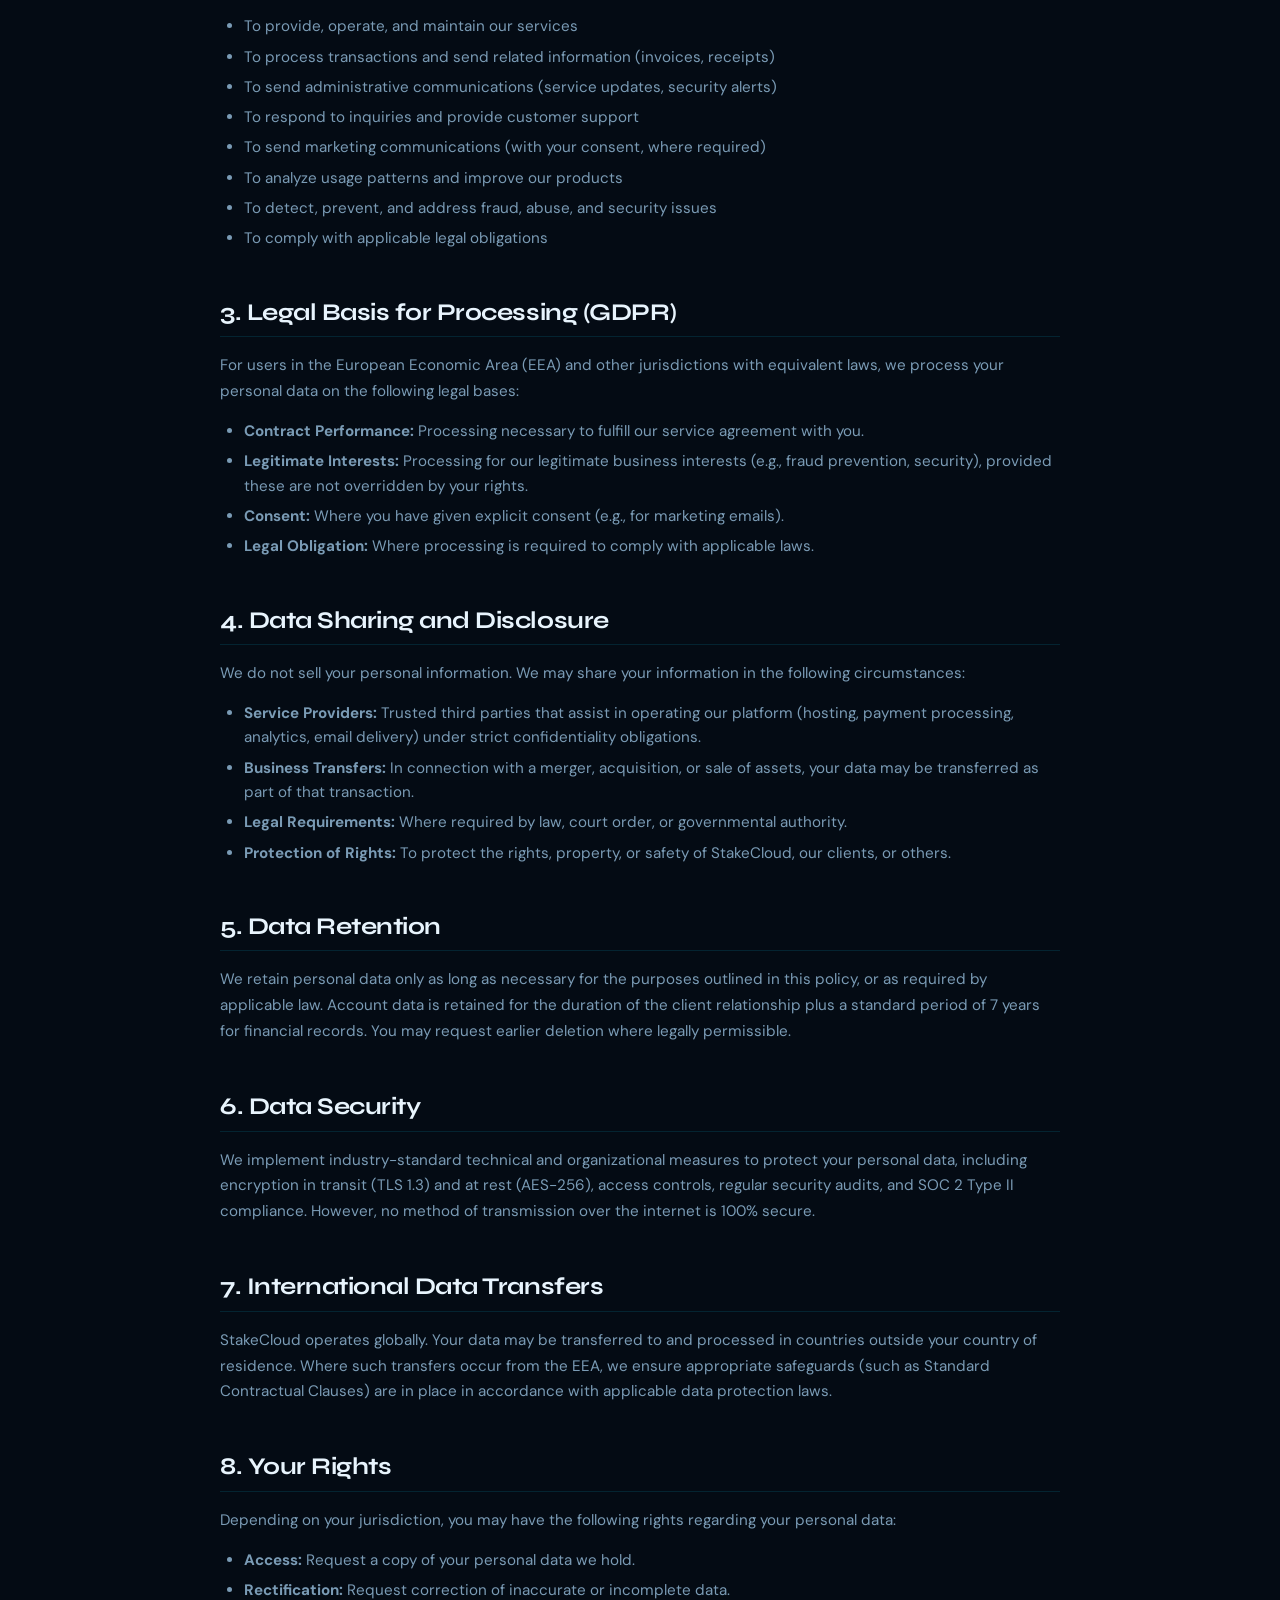
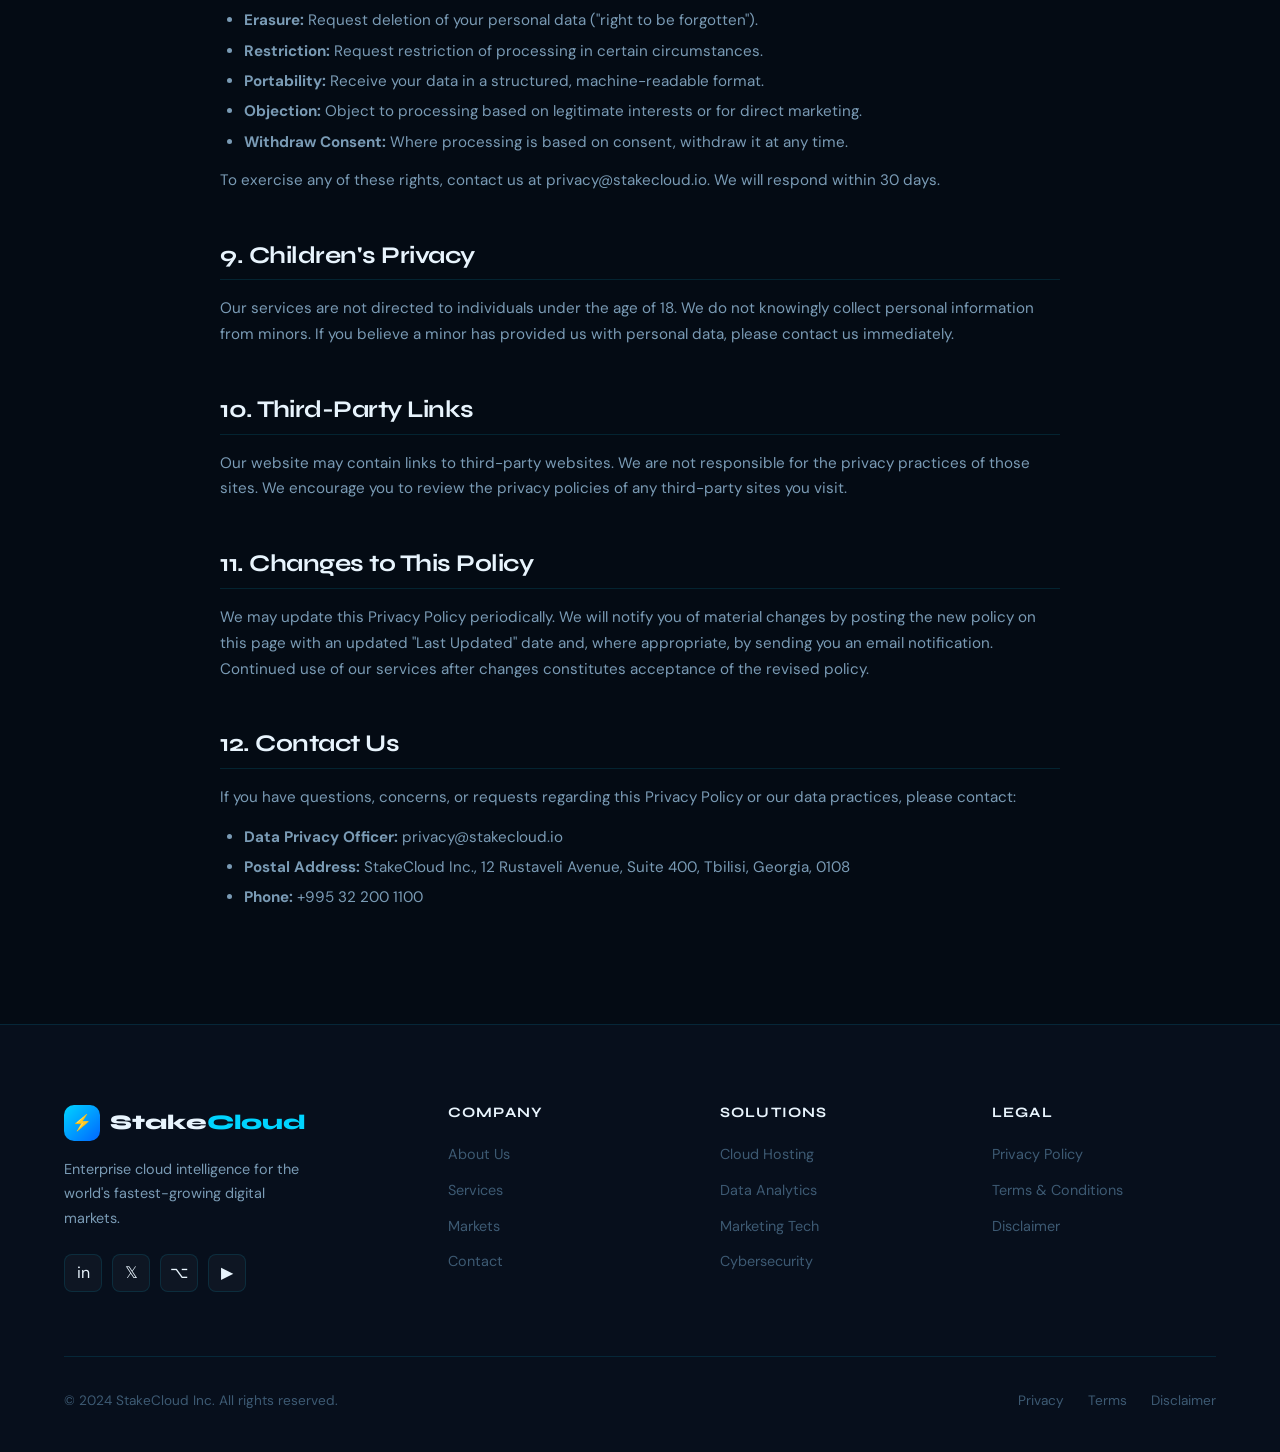
<file: privacy-policy.html>
<!DOCTYPE html>
<html lang="en">
<head>
  <meta charset="UTF-8" />
  <meta name="viewport" content="width=device-width, initial-scale=1.0" />
  <meta name="description" content="StakeCloud Privacy Policy – how we collect, use, and protect your personal data." />
  <title>Privacy Policy – StakeCloud</title>
  <link rel="stylesheet" href="style.css" />
  <link rel="preconnect" href="https://fonts.googleapis.com" />
  <link rel="preconnect" href="https://fonts.gstatic.com" crossorigin />
</head>
<body>

  <!-- Navigation -->
  <nav class="navbar" id="navbar">
    <div class="nav-container">
      <a href="index.html" class="nav-logo">
        <div class="logo-icon">⚡</div>
        <div class="logo-text">Stake<span>Cloud</span></div>
      </a>
      <div class="nav-links">
        <a href="index.html">Home</a>
        <a href="about.html">About</a>
        <a href="services.html">Services</a>
        <a href="countries.html">Countries</a>
        <a href="contact.html">Contact</a>
      </div>
      <div class="nav-cta">
        <a href="contact.html" class="btn btn-outline" style="padding: 10px 24px; font-size: 0.88rem;">Get Demo</a>
        <a href="contact.html" class="btn btn-primary" style="padding: 10px 24px; font-size: 0.88rem;">Start Free</a>
      </div>
      <button class="nav-toggle" id="navToggle" aria-label="Toggle navigation">
        <span></span><span></span><span></span>
      </button>
    </div>
    <nav class="nav-mobile" id="navMobile">
      <a href="index.html">Home</a>
      <a href="about.html">About</a>
      <a href="services.html">Services</a>
      <a href="countries.html">Countries</a>
      <a href="contact.html">Contact</a>
    </nav>
  </nav>

  <header class="page-hero">
    <div class="hero-grid" aria-hidden="true"></div>
    <div class="container" style="position: relative; z-index: 2;">
      <span class="section-tag">✦ Legal</span>
      <h1>Privacy <span class="gradient-text">Policy</span></h1>
      <p>How we collect, use, disclose, and safeguard your personal information.</p>
    </div>
  </header>

  <main>
    <section class="section">
      <div class="container">
        <div class="legal-content">

          <div class="legal-meta">
            <strong>Last Updated:</strong> December 1, 2024 &nbsp;|&nbsp;
            <strong>Effective Date:</strong> December 1, 2024 &nbsp;|&nbsp;
            <strong>Company:</strong> StakeCloud Inc., Tbilisi, Georgia
          </div>

          <p>StakeCloud Inc. ("StakeCloud," "we," "our," or "us") is committed to protecting your privacy. This Privacy Policy explains how we collect, use, disclose, and safeguard your information when you visit our website (stakecloud.io) or use our services. Please read this policy carefully.</p>

          <h2>1. Information We Collect</h2>

          <h3>1.1 Information You Provide Directly</h3>
          <p>We may collect the following categories of personal information that you voluntarily provide to us:</p>
          <ul>
            <li>Contact information (name, email address, phone number, company name)</li>
            <li>Account credentials (username, password — stored encrypted)</li>
            <li>Billing and payment information (processed via secure third-party processors)</li>
            <li>Communication records (support tickets, emails, chat logs)</li>
            <li>Survey responses, feedback, and testimonials</li>
          </ul>

          <h3>1.2 Information Collected Automatically</h3>
          <p>When you visit our website or use our services, we may automatically collect:</p>
          <ul>
            <li>IP address and approximate geographic location</li>
            <li>Browser type, version, and operating system</li>
            <li>Pages visited, time spent, and navigation paths</li>
            <li>Referring URLs and exit pages</li>
            <li>Device identifiers and session identifiers</li>
            <li>Log files and error reports</li>
          </ul>

          <h3>1.3 Cookies and Tracking Technologies</h3>
          <p>We use cookies, web beacons, and similar technologies to enhance your experience, analyze usage, and deliver targeted content. You may control cookie settings through your browser. Disabling certain cookies may affect functionality.</p>

          <h2>2. How We Use Your Information</h2>
          <p>We use the information we collect for the following purposes:</p>
          <ul>
            <li>To provide, operate, and maintain our services</li>
            <li>To process transactions and send related information (invoices, receipts)</li>
            <li>To send administrative communications (service updates, security alerts)</li>
            <li>To respond to inquiries and provide customer support</li>
            <li>To send marketing communications (with your consent, where required)</li>
            <li>To analyze usage patterns and improve our products</li>
            <li>To detect, prevent, and address fraud, abuse, and security issues</li>
            <li>To comply with applicable legal obligations</li>
          </ul>

          <h2>3. Legal Basis for Processing (GDPR)</h2>
          <p>For users in the European Economic Area (EEA) and other jurisdictions with equivalent laws, we process your personal data on the following legal bases:</p>
          <ul>
            <li><strong>Contract Performance:</strong> Processing necessary to fulfill our service agreement with you.</li>
            <li><strong>Legitimate Interests:</strong> Processing for our legitimate business interests (e.g., fraud prevention, security), provided these are not overridden by your rights.</li>
            <li><strong>Consent:</strong> Where you have given explicit consent (e.g., for marketing emails).</li>
            <li><strong>Legal Obligation:</strong> Where processing is required to comply with applicable laws.</li>
          </ul>

          <h2>4. Data Sharing and Disclosure</h2>
          <p>We do not sell your personal information. We may share your information in the following circumstances:</p>
          <ul>
            <li><strong>Service Providers:</strong> Trusted third parties that assist in operating our platform (hosting, payment processing, analytics, email delivery) under strict confidentiality obligations.</li>
            <li><strong>Business Transfers:</strong> In connection with a merger, acquisition, or sale of assets, your data may be transferred as part of that transaction.</li>
            <li><strong>Legal Requirements:</strong> Where required by law, court order, or governmental authority.</li>
            <li><strong>Protection of Rights:</strong> To protect the rights, property, or safety of StakeCloud, our clients, or others.</li>
          </ul>

          <h2>5. Data Retention</h2>
          <p>We retain personal data only as long as necessary for the purposes outlined in this policy, or as required by applicable law. Account data is retained for the duration of the client relationship plus a standard period of 7 years for financial records. You may request earlier deletion where legally permissible.</p>

          <h2>6. Data Security</h2>
          <p>We implement industry-standard technical and organizational measures to protect your personal data, including encryption in transit (TLS 1.3) and at rest (AES-256), access controls, regular security audits, and SOC 2 Type II compliance. However, no method of transmission over the internet is 100% secure.</p>

          <h2>7. International Data Transfers</h2>
          <p>StakeCloud operates globally. Your data may be transferred to and processed in countries outside your country of residence. Where such transfers occur from the EEA, we ensure appropriate safeguards (such as Standard Contractual Clauses) are in place in accordance with applicable data protection laws.</p>

          <h2>8. Your Rights</h2>
          <p>Depending on your jurisdiction, you may have the following rights regarding your personal data:</p>
          <ul>
            <li><strong>Access:</strong> Request a copy of your personal data we hold.</li>
            <li><strong>Rectification:</strong> Request correction of inaccurate or incomplete data.</li>
            <li><strong>Erasure:</strong> Request deletion of your personal data ("right to be forgotten").</li>
            <li><strong>Restriction:</strong> Request restriction of processing in certain circumstances.</li>
            <li><strong>Portability:</strong> Receive your data in a structured, machine-readable format.</li>
            <li><strong>Objection:</strong> Object to processing based on legitimate interests or for direct marketing.</li>
            <li><strong>Withdraw Consent:</strong> Where processing is based on consent, withdraw it at any time.</li>
          </ul>
          <p>To exercise any of these rights, contact us at privacy@stakecloud.io. We will respond within 30 days.</p>

          <h2>9. Children's Privacy</h2>
          <p>Our services are not directed to individuals under the age of 18. We do not knowingly collect personal information from minors. If you believe a minor has provided us with personal data, please contact us immediately.</p>

          <h2>10. Third-Party Links</h2>
          <p>Our website may contain links to third-party websites. We are not responsible for the privacy practices of those sites. We encourage you to review the privacy policies of any third-party sites you visit.</p>

          <h2>11. Changes to This Policy</h2>
          <p>We may update this Privacy Policy periodically. We will notify you of material changes by posting the new policy on this page with an updated "Last Updated" date and, where appropriate, by sending you an email notification. Continued use of our services after changes constitutes acceptance of the revised policy.</p>

          <h2>12. Contact Us</h2>
          <p>If you have questions, concerns, or requests regarding this Privacy Policy or our data practices, please contact:</p>
          <ul>
            <li><strong>Data Privacy Officer:</strong> privacy@stakecloud.io</li>
            <li><strong>Postal Address:</strong> StakeCloud Inc., 12 Rustaveli Avenue, Suite 400, Tbilisi, Georgia, 0108</li>
            <li><strong>Phone:</strong> +995 32 200 1100</li>
          </ul>

        </div>
      </div>
    </section>
  </main>

  <!-- Footer -->
  <footer class="footer">
    <div class="container">
      <div class="footer-grid">
        <div class="footer-brand">
          <a href="index.html" class="nav-logo" style="font-size: 1.3rem;">
            <div class="logo-icon">⚡</div>
            <div class="logo-text">Stake<span>Cloud</span></div>
          </a>
          <p>Enterprise cloud intelligence for the world's fastest-growing digital markets.</p>
          <div class="footer-social">
            <a href="#" class="social-icon">in</a>
            <a href="#" class="social-icon">𝕏</a>
            <a href="#" class="social-icon">⌥</a>
            <a href="#" class="social-icon">▶</a>
          </div>
        </div>
        <div class="footer-col">
          <h4>Company</h4>
          <ul>
            <li><a href="about.html">About Us</a></li>
            <li><a href="services.html">Services</a></li>
            <li><a href="countries.html">Markets</a></li>
            <li><a href="contact.html">Contact</a></li>
          </ul>
        </div>
        <div class="footer-col">
          <h4>Solutions</h4>
          <ul>
            <li><a href="services.html">Cloud Hosting</a></li>
            <li><a href="services.html">Data Analytics</a></li>
            <li><a href="services.html">Marketing Tech</a></li>
            <li><a href="services.html">Cybersecurity</a></li>
          </ul>
        </div>
        <div class="footer-col">
          <h4>Legal</h4>
          <ul>
            <li><a href="privacy-policy.html">Privacy Policy</a></li>
            <li><a href="terms-conditions.html">Terms & Conditions</a></li>
            <li><a href="disclaimer.html">Disclaimer</a></li>
          </ul>
        </div>
      </div>
      <div class="footer-bottom">
        <p>&copy; 2024 StakeCloud Inc. All rights reserved.</p>
        <nav class="footer-legal">
          <a href="privacy-policy.html">Privacy</a>
          <a href="terms-conditions.html">Terms</a>
          <a href="disclaimer.html">Disclaimer</a>
        </nav>
      </div>
    </div>
  </footer>

  <button class="back-to-top" id="backToTop" aria-label="Back to top">↑</button>
  <script src="script.js"></script>
</body>
</html>
</file>
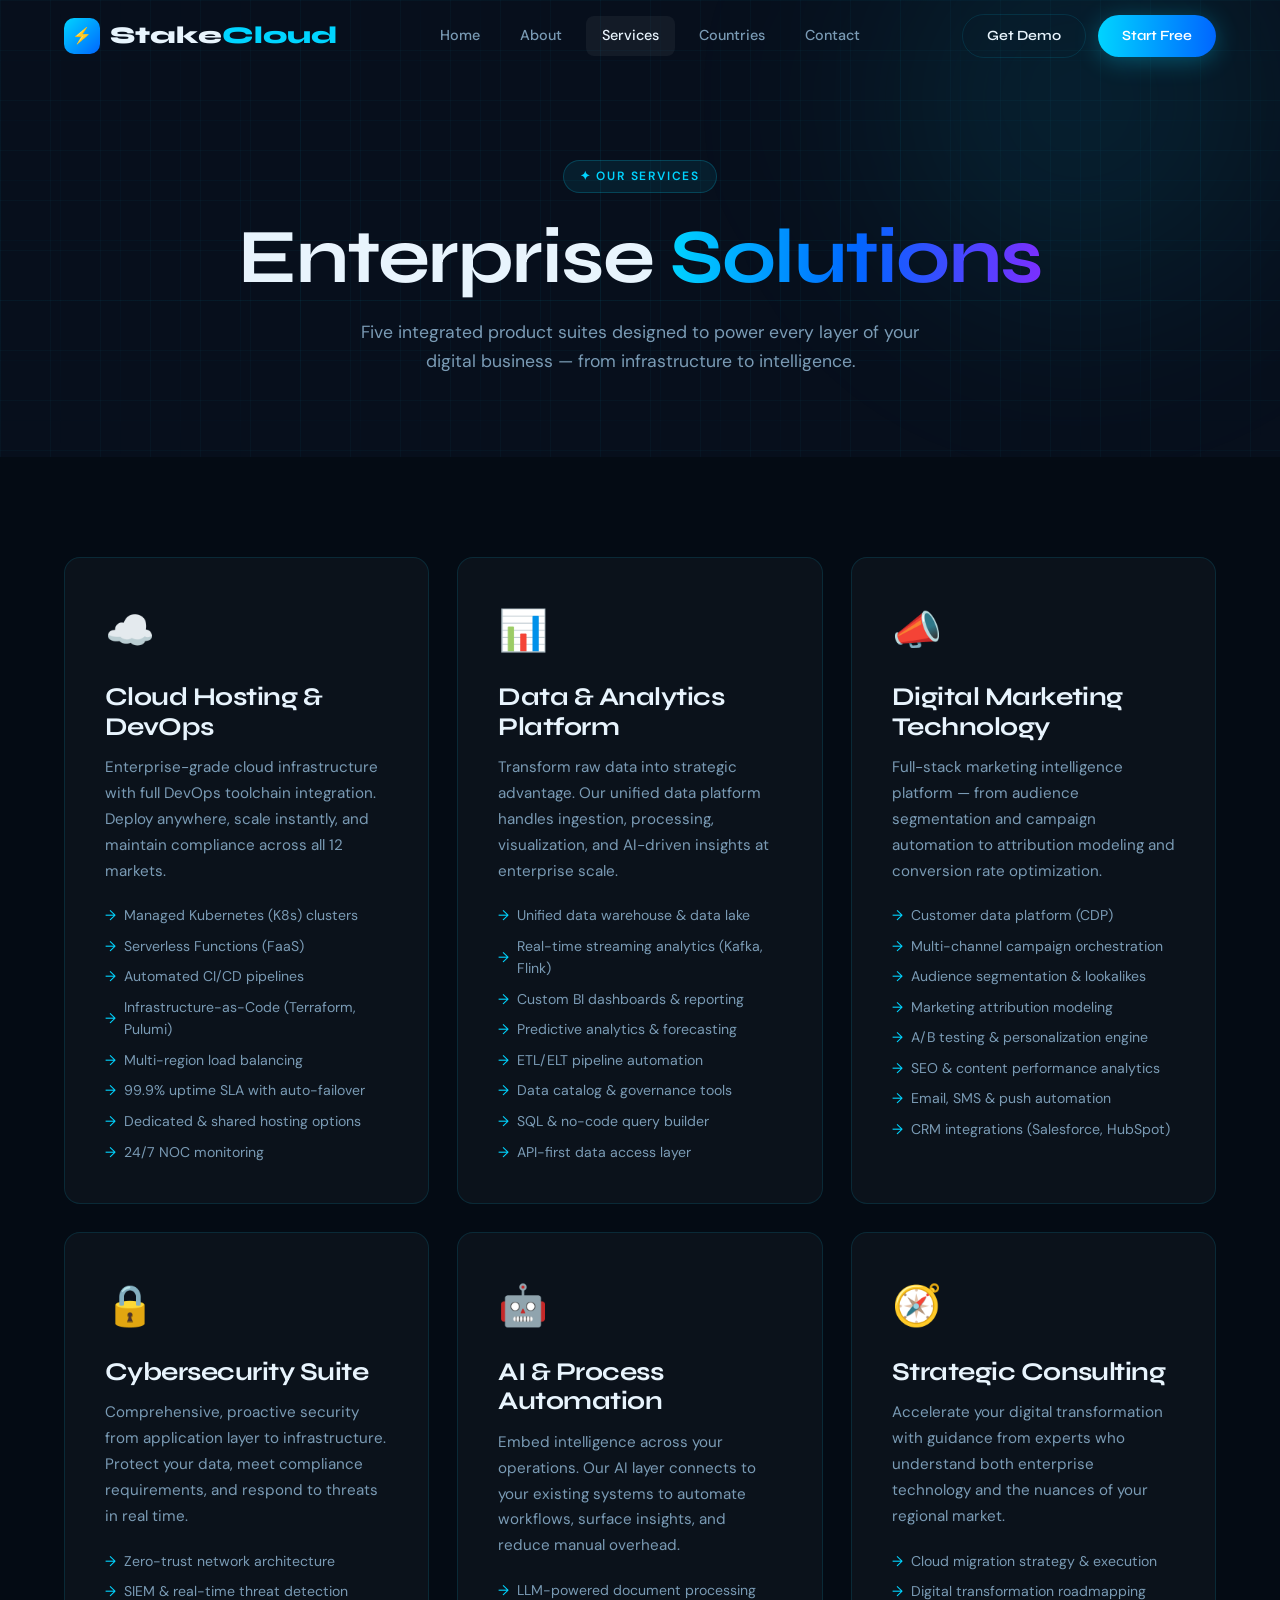
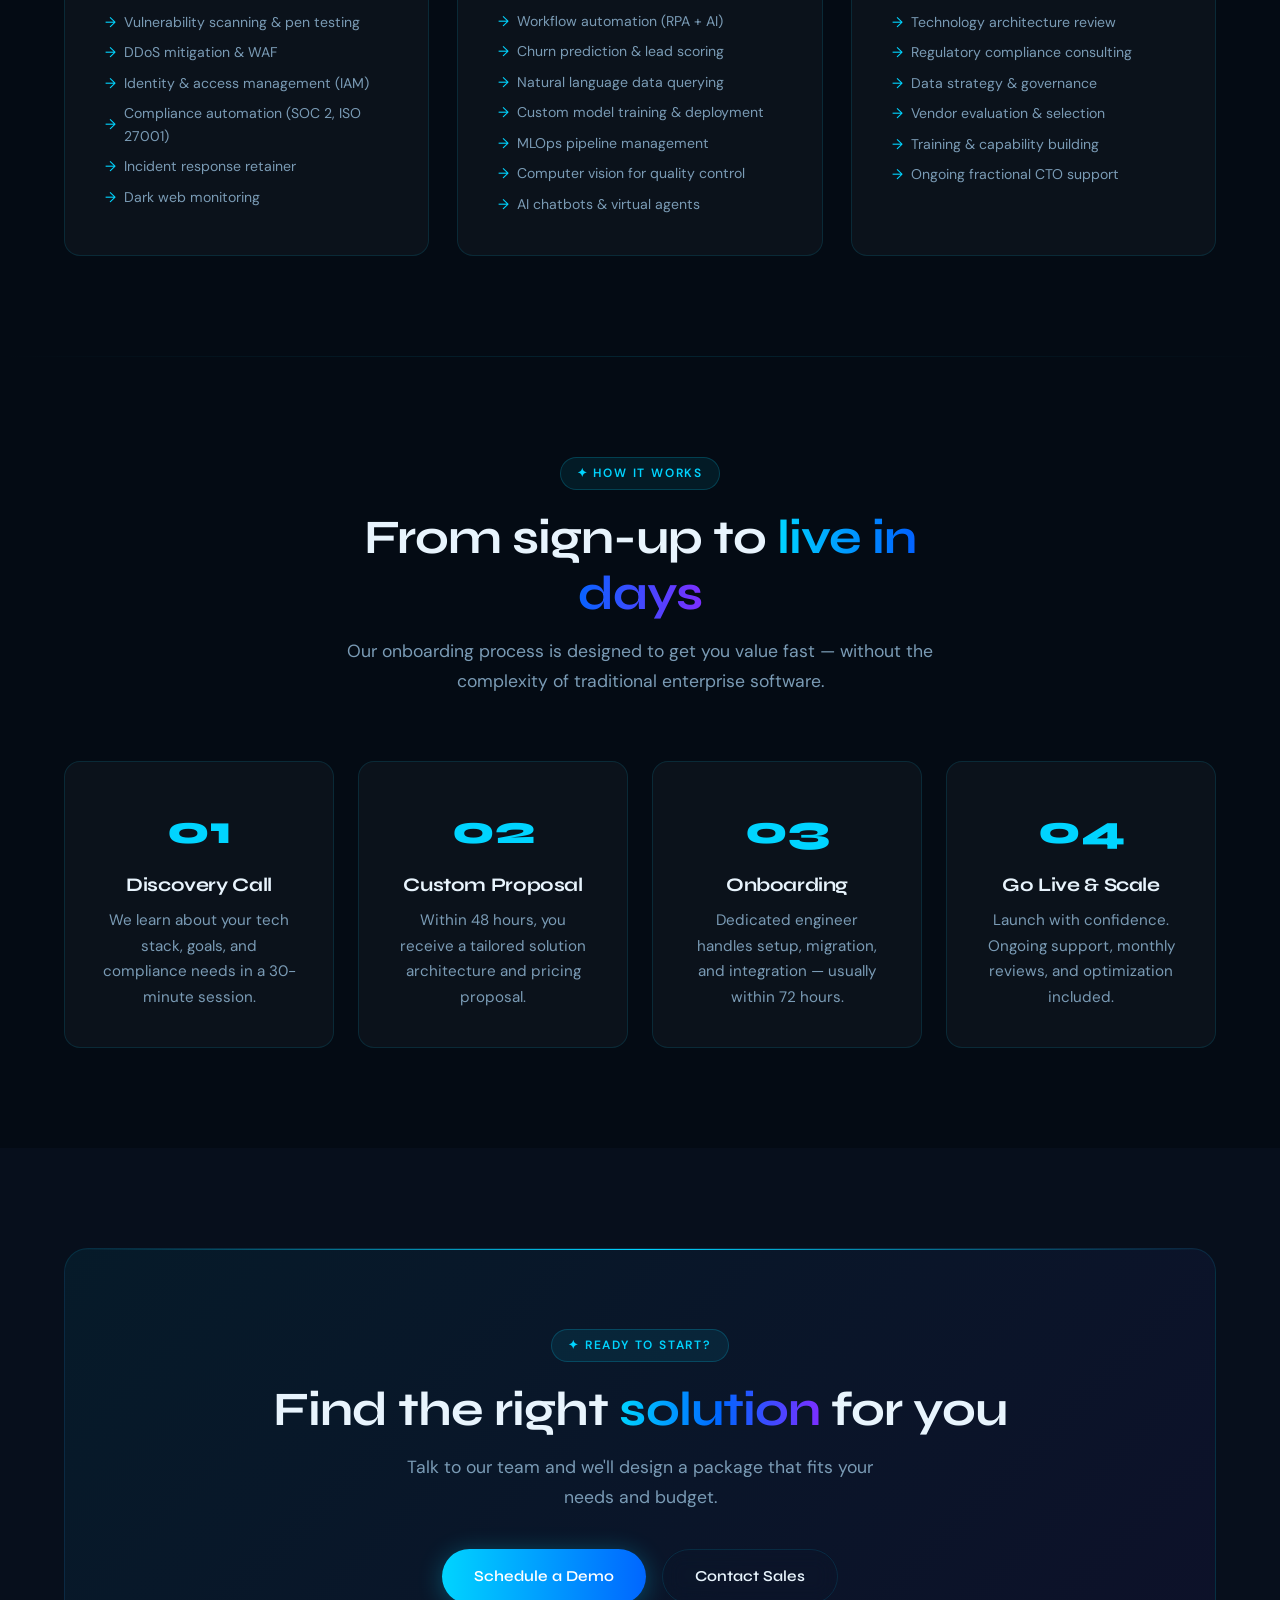
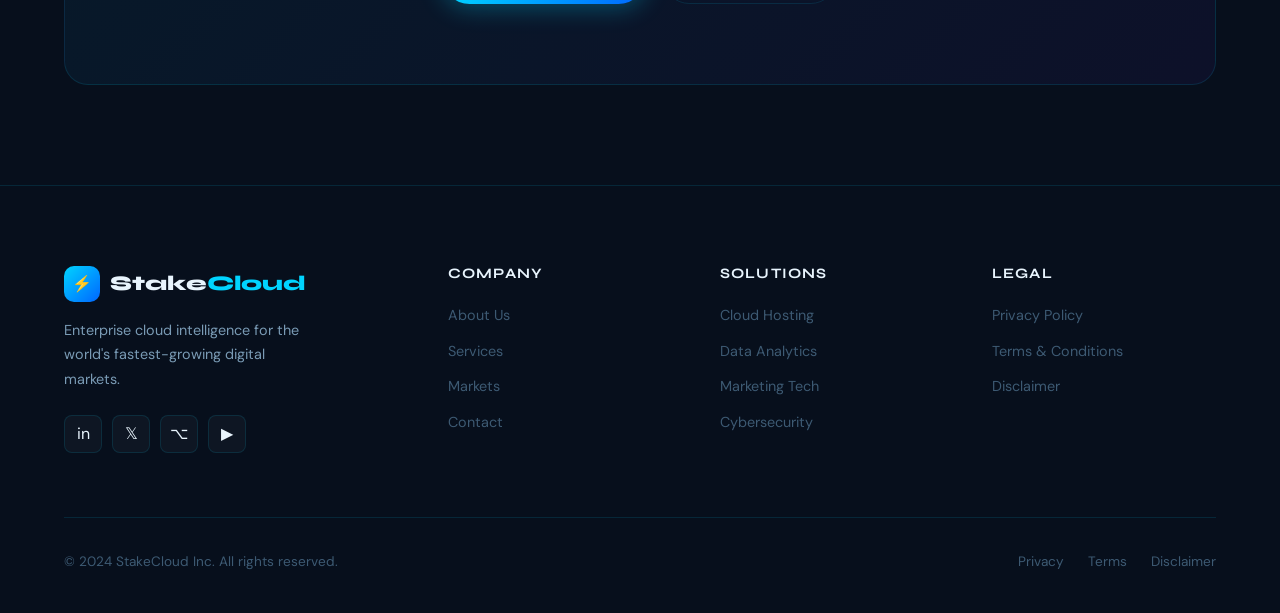
<file: services.html>
<!DOCTYPE html>
<html lang="en">
<head>
  <meta charset="UTF-8" />
  <meta name="viewport" content="width=device-width, initial-scale=1.0" />
  <meta name="description" content="StakeCloud Services – cloud hosting, data analytics, marketing technology, cybersecurity, and AI automation for enterprise clients in emerging markets." />
  <title>Services – StakeCloud</title>
  <link rel="stylesheet" href="style.css" />
  <link rel="preconnect" href="https://fonts.googleapis.com" />
  <link rel="preconnect" href="https://fonts.gstatic.com" crossorigin />
</head>
<body>

  <!-- Navigation -->
  <nav class="navbar" id="navbar">
    <div class="nav-container">
      <a href="index.html" class="nav-logo">
        <div class="logo-icon">⚡</div>
        <div class="logo-text">Stake<span>Cloud</span></div>
      </a>
      <div class="nav-links">
        <a href="index.html">Home</a>
        <a href="about.html">About</a>
        <a href="services.html" class="active">Services</a>
        <a href="countries.html">Countries</a>
        <a href="contact.html">Contact</a>
      </div>
      <div class="nav-cta">
        <a href="contact.html" class="btn btn-outline" style="padding: 10px 24px; font-size: 0.88rem;">Get Demo</a>
        <a href="contact.html" class="btn btn-primary" style="padding: 10px 24px; font-size: 0.88rem;">Start Free</a>
      </div>
      <button class="nav-toggle" id="navToggle" aria-label="Toggle navigation">
        <span></span><span></span><span></span>
      </button>
    </div>
    <nav class="nav-mobile" id="navMobile">
      <a href="index.html">Home</a>
      <a href="about.html">About</a>
      <a href="services.html">Services</a>
      <a href="countries.html">Countries</a>
      <a href="contact.html">Contact</a>
      <a href="contact.html" class="btn btn-primary" style="margin-top: 12px; justify-content: center;">Start Free Trial</a>
    </nav>
  </nav>

  <!-- Page Hero -->
  <header class="page-hero">
    <div class="hero-grid" aria-hidden="true"></div>
    <div class="hero-orb hero-orb-1" aria-hidden="true"></div>
    <div class="container" style="position: relative; z-index: 2;">
      <span class="section-tag">✦ Our Services</span>
      <h1>Enterprise <span class="gradient-text">Solutions</span></h1>
      <p>Five integrated product suites designed to power every layer of your digital business — from infrastructure to intelligence.</p>
    </div>
  </header>

  <main>

    <!-- Main Services Grid -->
    <section class="section">
      <div class="container">

        <div class="services-main-grid stagger">

          <!-- Service 1: Cloud Hosting -->
          <article class="service-main-card reveal" id="cloud">
            <div class="service-main-icon">☁️</div>
            <h3>Cloud Hosting & DevOps</h3>
            <p>Enterprise-grade cloud infrastructure with full DevOps toolchain integration. Deploy anywhere, scale instantly, and maintain compliance across all 12 markets.</p>
            <ul class="service-features-list">
              <li>Managed Kubernetes (K8s) clusters</li>
              <li>Serverless Functions (FaaS)</li>
              <li>Automated CI/CD pipelines</li>
              <li>Infrastructure-as-Code (Terraform, Pulumi)</li>
              <li>Multi-region load balancing</li>
              <li>99.9% uptime SLA with auto-failover</li>
              <li>Dedicated & shared hosting options</li>
              <li>24/7 NOC monitoring</li>
            </ul>
          </article>

          <!-- Service 2: Data Analytics -->
          <article class="service-main-card reveal" id="analytics">
            <div class="service-main-icon">📊</div>
            <h3>Data & Analytics Platform</h3>
            <p>Transform raw data into strategic advantage. Our unified data platform handles ingestion, processing, visualization, and AI-driven insights at enterprise scale.</p>
            <ul class="service-features-list">
              <li>Unified data warehouse & data lake</li>
              <li>Real-time streaming analytics (Kafka, Flink)</li>
              <li>Custom BI dashboards & reporting</li>
              <li>Predictive analytics & forecasting</li>
              <li>ETL/ELT pipeline automation</li>
              <li>Data catalog & governance tools</li>
              <li>SQL & no-code query builder</li>
              <li>API-first data access layer</li>
            </ul>
          </article>

          <!-- Service 3: Marketing Tech -->
          <article class="service-main-card reveal" id="marketing">
            <div class="service-main-icon">📣</div>
            <h3>Digital Marketing Technology</h3>
            <p>Full-stack marketing intelligence platform — from audience segmentation and campaign automation to attribution modeling and conversion rate optimization.</p>
            <ul class="service-features-list">
              <li>Customer data platform (CDP)</li>
              <li>Multi-channel campaign orchestration</li>
              <li>Audience segmentation & lookalikes</li>
              <li>Marketing attribution modeling</li>
              <li>A/B testing & personalization engine</li>
              <li>SEO & content performance analytics</li>
              <li>Email, SMS & push automation</li>
              <li>CRM integrations (Salesforce, HubSpot)</li>
            </ul>
          </article>

          <!-- Service 4: Cybersecurity -->
          <article class="service-main-card reveal" id="security">
            <div class="service-main-icon">🔒</div>
            <h3>Cybersecurity Suite</h3>
            <p>Comprehensive, proactive security from application layer to infrastructure. Protect your data, meet compliance requirements, and respond to threats in real time.</p>
            <ul class="service-features-list">
              <li>Zero-trust network architecture</li>
              <li>SIEM & real-time threat detection</li>
              <li>Vulnerability scanning & pen testing</li>
              <li>DDoS mitigation & WAF</li>
              <li>Identity & access management (IAM)</li>
              <li>Compliance automation (SOC 2, ISO 27001)</li>
              <li>Incident response retainer</li>
              <li>Dark web monitoring</li>
            </ul>
          </article>

          <!-- Service 5: AI Automation -->
          <article class="service-main-card reveal" id="ai">
            <div class="service-main-icon">🤖</div>
            <h3>AI & Process Automation</h3>
            <p>Embed intelligence across your operations. Our AI layer connects to your existing systems to automate workflows, surface insights, and reduce manual overhead.</p>
            <ul class="service-features-list">
              <li>LLM-powered document processing</li>
              <li>Workflow automation (RPA + AI)</li>
              <li>Churn prediction & lead scoring</li>
              <li>Natural language data querying</li>
              <li>Custom model training & deployment</li>
              <li>MLOps pipeline management</li>
              <li>Computer vision for quality control</li>
              <li>AI chatbots & virtual agents</li>
            </ul>
          </article>

          <!-- Service 6: Consulting -->
          <article class="service-main-card reveal" id="consulting">
            <div class="service-main-icon">🧭</div>
            <h3>Strategic Consulting</h3>
            <p>Accelerate your digital transformation with guidance from experts who understand both enterprise technology and the nuances of your regional market.</p>
            <ul class="service-features-list">
              <li>Cloud migration strategy & execution</li>
              <li>Digital transformation roadmapping</li>
              <li>Technology architecture review</li>
              <li>Regulatory compliance consulting</li>
              <li>Data strategy & governance</li>
              <li>Vendor evaluation & selection</li>
              <li>Training & capability building</li>
              <li>Ongoing fractional CTO support</li>
            </ul>
          </article>

        </div>
      </div>
    </section>

    <div class="section-divider"></div>

    <!-- How It Works -->
    <section class="section">
      <div class="container">
        <div class="section-header reveal">
          <span class="section-tag">✦ How It Works</span>
          <h2>From sign-up to <span class="gradient-text">live in days</span></h2>
          <p>Our onboarding process is designed to get you value fast — without the complexity of traditional enterprise software.</p>
        </div>

        <div class="features-grid stagger" style="grid-template-columns: repeat(auto-fit, minmax(240px, 1fr));">
          <div class="feature-card reveal" style="text-align: center;">
            <div style="font-size: 2.5rem; font-family: var(--font-display); font-weight: 800; color: var(--accent-cyan); margin-bottom: 12px;">01</div>
            <h3>Discovery Call</h3>
            <p>We learn about your tech stack, goals, and compliance needs in a 30-minute session.</p>
          </div>
          <div class="feature-card reveal" style="text-align: center;">
            <div style="font-size: 2.5rem; font-family: var(--font-display); font-weight: 800; color: var(--accent-cyan); margin-bottom: 12px;">02</div>
            <h3>Custom Proposal</h3>
            <p>Within 48 hours, you receive a tailored solution architecture and pricing proposal.</p>
          </div>
          <div class="feature-card reveal" style="text-align: center;">
            <div style="font-size: 2.5rem; font-family: var(--font-display); font-weight: 800; color: var(--accent-cyan); margin-bottom: 12px;">03</div>
            <h3>Onboarding</h3>
            <p>Dedicated engineer handles setup, migration, and integration — usually within 72 hours.</p>
          </div>
          <div class="feature-card reveal" style="text-align: center;">
            <div style="font-size: 2.5rem; font-family: var(--font-display); font-weight: 800; color: var(--accent-cyan); margin-bottom: 12px;">04</div>
            <h3>Go Live & Scale</h3>
            <p>Launch with confidence. Ongoing support, monthly reviews, and optimization included.</p>
          </div>
        </div>
      </div>
    </section>

    <!-- CTA -->
    <section class="section cta-section">
      <div class="container">
        <div class="cta-box reveal">
          <span class="section-tag" style="justify-content: center;">✦ Ready to Start?</span>
          <h2>Find the right <span class="gradient-text">solution</span> for you</h2>
          <p>Talk to our team and we'll design a package that fits your needs and budget.</p>
          <div class="cta-actions">
            <a href="contact.html" class="btn btn-primary">Schedule a Demo</a>
            <a href="contact.html" class="btn btn-outline">Contact Sales</a>
          </div>
        </div>
      </div>
    </section>

  </main>

  <!-- Footer -->
  <footer class="footer">
    <div class="container">
      <div class="footer-grid">
        <div class="footer-brand">
          <a href="index.html" class="nav-logo" style="font-size: 1.3rem;">
            <div class="logo-icon">⚡</div>
            <div class="logo-text">Stake<span>Cloud</span></div>
          </a>
          <p>Enterprise cloud intelligence for the world's fastest-growing digital markets.</p>
          <div class="footer-social">
            <a href="#" class="social-icon">in</a>
            <a href="#" class="social-icon">𝕏</a>
            <a href="#" class="social-icon">⌥</a>
            <a href="#" class="social-icon">▶</a>
          </div>
        </div>
        <div class="footer-col">
          <h4>Company</h4>
          <ul>
            <li><a href="about.html">About Us</a></li>
            <li><a href="services.html">Services</a></li>
            <li><a href="countries.html">Markets</a></li>
            <li><a href="contact.html">Contact</a></li>
          </ul>
        </div>
        <div class="footer-col">
          <h4>Solutions</h4>
          <ul>
            <li><a href="services.html#cloud">Cloud Hosting</a></li>
            <li><a href="services.html#analytics">Data Analytics</a></li>
            <li><a href="services.html#marketing">Marketing Tech</a></li>
            <li><a href="services.html#security">Cybersecurity</a></li>
          </ul>
        </div>
        <div class="footer-col">
          <h4>Legal</h4>
          <ul>
            <li><a href="privacy-policy.html">Privacy Policy</a></li>
            <li><a href="terms-conditions.html">Terms & Conditions</a></li>
            <li><a href="disclaimer.html">Disclaimer</a></li>
          </ul>
        </div>
      </div>
      <div class="footer-bottom">
        <p>&copy; 2024 StakeCloud Inc. All rights reserved.</p>
        <nav class="footer-legal">
          <a href="privacy-policy.html">Privacy</a>
          <a href="terms-conditions.html">Terms</a>
          <a href="disclaimer.html">Disclaimer</a>
        </nav>
      </div>
    </div>
  </footer>

  <button class="back-to-top" id="backToTop" aria-label="Back to top">↑</button>
  <script src="script.js"></script>
</body>
</html>
</file>
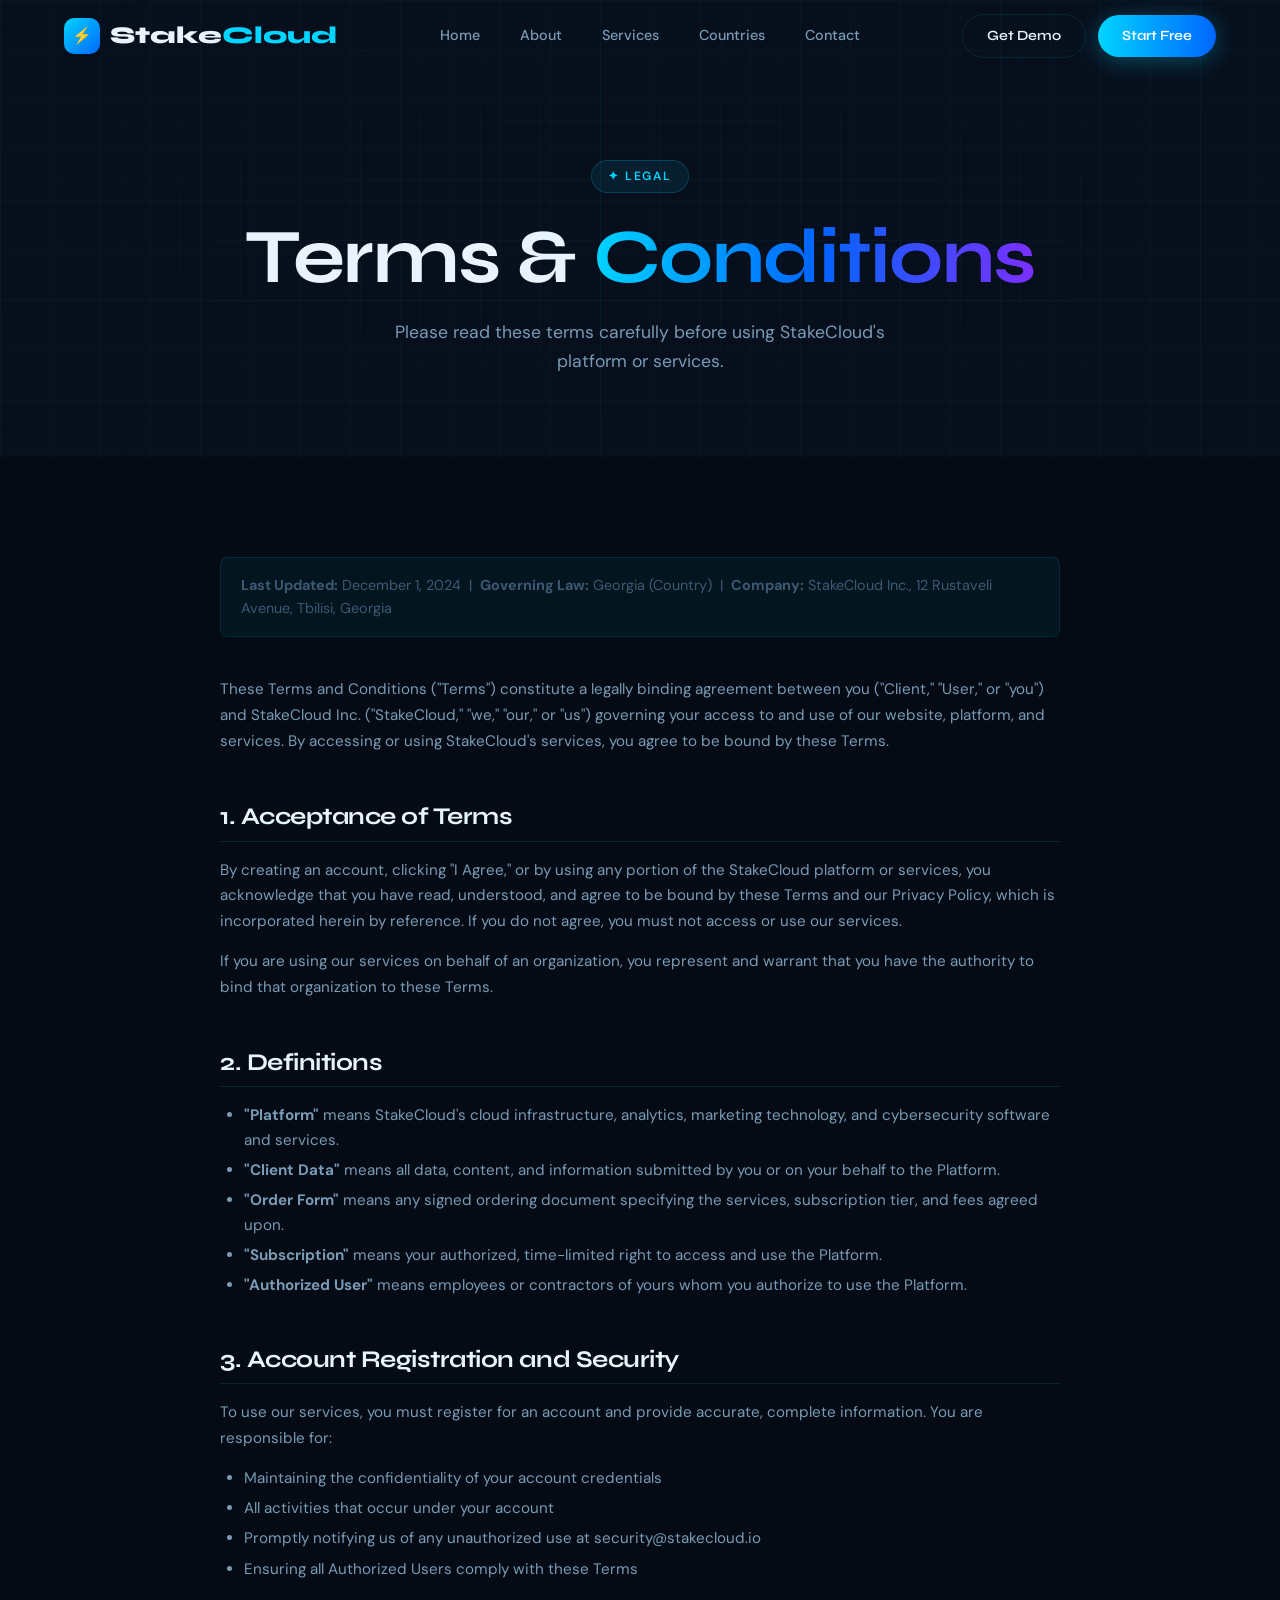
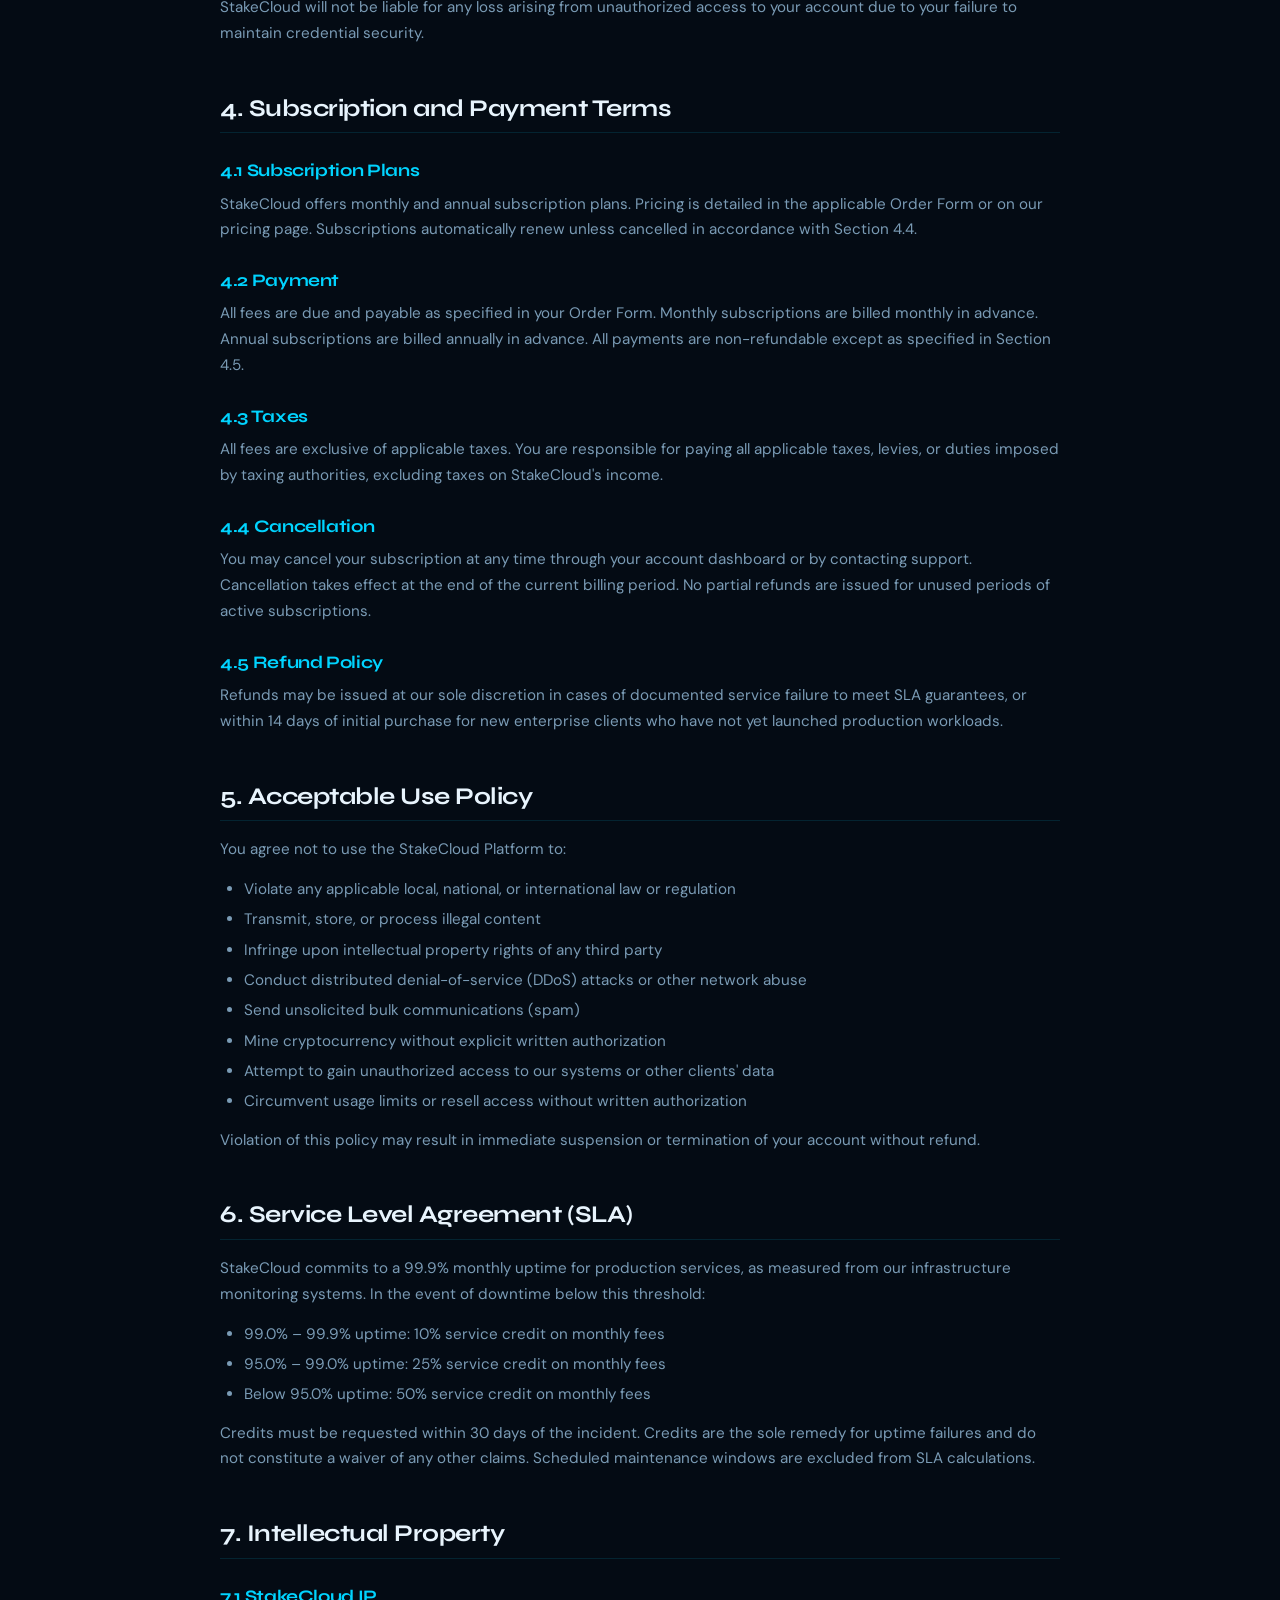
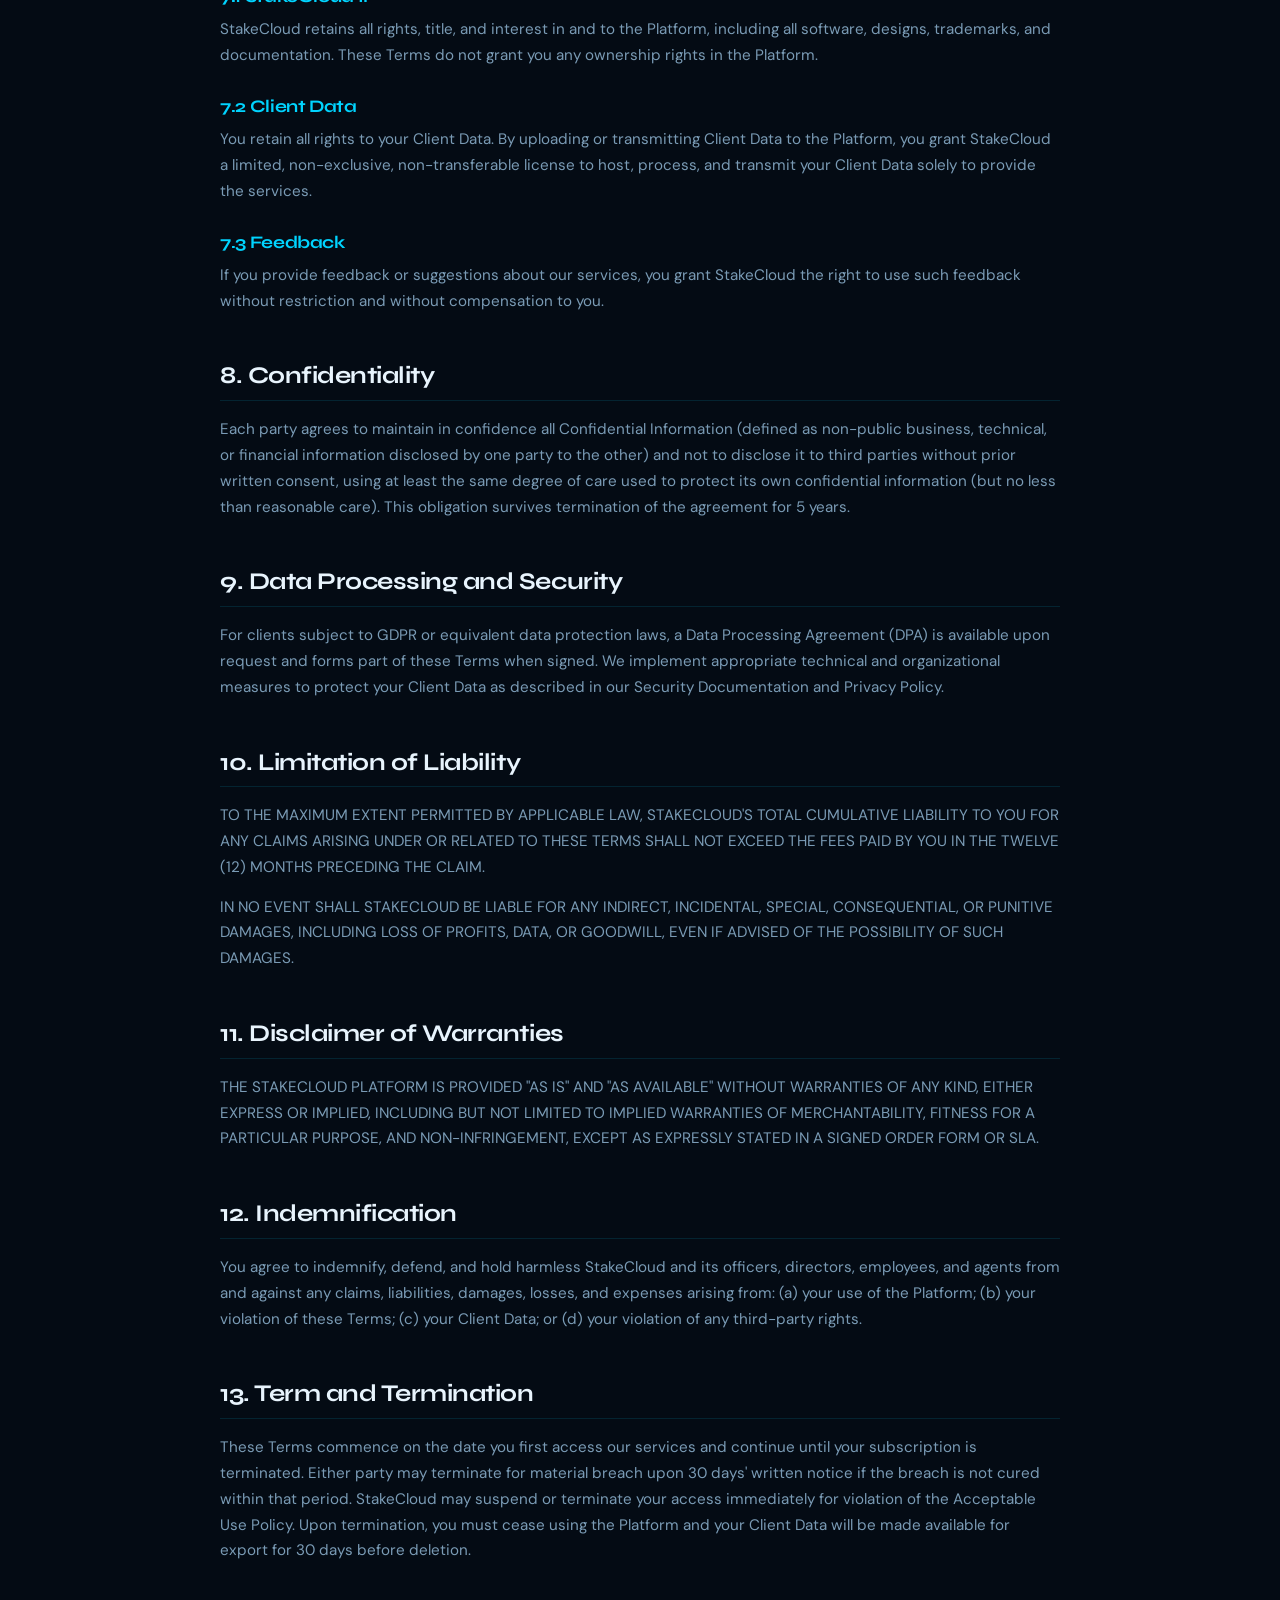
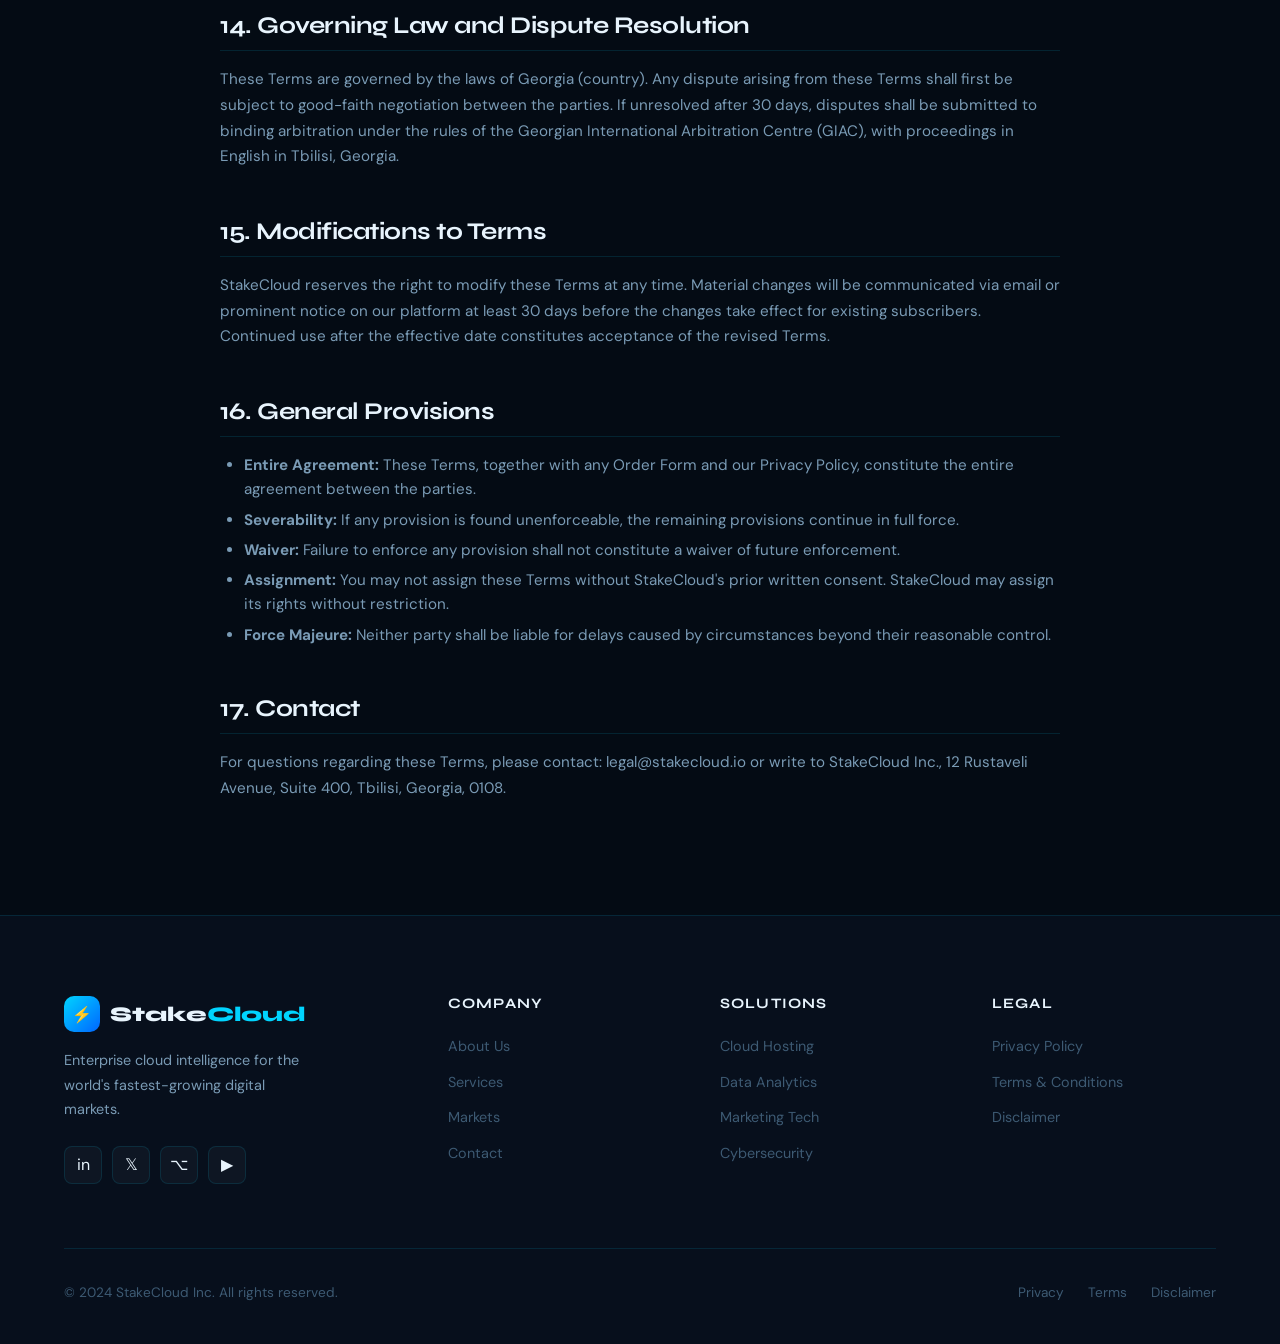
<file: terms-conditions.html>
<!DOCTYPE html>
<html lang="en">
<head>
  <meta charset="UTF-8" />
  <meta name="viewport" content="width=device-width, initial-scale=1.0" />
  <meta name="description" content="StakeCloud Terms and Conditions – the legal agreement governing your use of our platform and services." />
  <title>Terms & Conditions – StakeCloud</title>
  <link rel="stylesheet" href="style.css" />
  <link rel="preconnect" href="https://fonts.googleapis.com" />
  <link rel="preconnect" href="https://fonts.gstatic.com" crossorigin />
</head>
<body>

  <!-- Navigation -->
  <nav class="navbar" id="navbar">
    <div class="nav-container">
      <a href="index.html" class="nav-logo">
        <div class="logo-icon">⚡</div>
        <div class="logo-text">Stake<span>Cloud</span></div>
      </a>
      <div class="nav-links">
        <a href="index.html">Home</a>
        <a href="about.html">About</a>
        <a href="services.html">Services</a>
        <a href="countries.html">Countries</a>
        <a href="contact.html">Contact</a>
      </div>
      <div class="nav-cta">
        <a href="contact.html" class="btn btn-outline" style="padding: 10px 24px; font-size: 0.88rem;">Get Demo</a>
        <a href="contact.html" class="btn btn-primary" style="padding: 10px 24px; font-size: 0.88rem;">Start Free</a>
      </div>
      <button class="nav-toggle" id="navToggle" aria-label="Toggle navigation">
        <span></span><span></span><span></span>
      </button>
    </div>
    <nav class="nav-mobile" id="navMobile">
      <a href="index.html">Home</a>
      <a href="about.html">About</a>
      <a href="services.html">Services</a>
      <a href="countries.html">Countries</a>
      <a href="contact.html">Contact</a>
    </nav>
  </nav>

  <header class="page-hero">
    <div class="hero-grid" aria-hidden="true"></div>
    <div class="container" style="position: relative; z-index: 2;">
      <span class="section-tag">✦ Legal</span>
      <h1>Terms & <span class="gradient-text">Conditions</span></h1>
      <p>Please read these terms carefully before using StakeCloud's platform or services.</p>
    </div>
  </header>

  <main>
    <section class="section">
      <div class="container">
        <div class="legal-content">

          <div class="legal-meta">
            <strong>Last Updated:</strong> December 1, 2024 &nbsp;|&nbsp;
            <strong>Governing Law:</strong> Georgia (Country) &nbsp;|&nbsp;
            <strong>Company:</strong> StakeCloud Inc., 12 Rustaveli Avenue, Tbilisi, Georgia
          </div>

          <p>These Terms and Conditions ("Terms") constitute a legally binding agreement between you ("Client," "User," or "you") and StakeCloud Inc. ("StakeCloud," "we," "our," or "us") governing your access to and use of our website, platform, and services. By accessing or using StakeCloud's services, you agree to be bound by these Terms.</p>

          <h2>1. Acceptance of Terms</h2>
          <p>By creating an account, clicking "I Agree," or by using any portion of the StakeCloud platform or services, you acknowledge that you have read, understood, and agree to be bound by these Terms and our Privacy Policy, which is incorporated herein by reference. If you do not agree, you must not access or use our services.</p>
          <p>If you are using our services on behalf of an organization, you represent and warrant that you have the authority to bind that organization to these Terms.</p>

          <h2>2. Definitions</h2>
          <ul>
            <li><strong>"Platform"</strong> means StakeCloud's cloud infrastructure, analytics, marketing technology, and cybersecurity software and services.</li>
            <li><strong>"Client Data"</strong> means all data, content, and information submitted by you or on your behalf to the Platform.</li>
            <li><strong>"Order Form"</strong> means any signed ordering document specifying the services, subscription tier, and fees agreed upon.</li>
            <li><strong>"Subscription"</strong> means your authorized, time-limited right to access and use the Platform.</li>
            <li><strong>"Authorized User"</strong> means employees or contractors of yours whom you authorize to use the Platform.</li>
          </ul>

          <h2>3. Account Registration and Security</h2>
          <p>To use our services, you must register for an account and provide accurate, complete information. You are responsible for:</p>
          <ul>
            <li>Maintaining the confidentiality of your account credentials</li>
            <li>All activities that occur under your account</li>
            <li>Promptly notifying us of any unauthorized use at security@stakecloud.io</li>
            <li>Ensuring all Authorized Users comply with these Terms</li>
          </ul>
          <p>StakeCloud will not be liable for any loss arising from unauthorized access to your account due to your failure to maintain credential security.</p>

          <h2>4. Subscription and Payment Terms</h2>

          <h3>4.1 Subscription Plans</h3>
          <p>StakeCloud offers monthly and annual subscription plans. Pricing is detailed in the applicable Order Form or on our pricing page. Subscriptions automatically renew unless cancelled in accordance with Section 4.4.</p>

          <h3>4.2 Payment</h3>
          <p>All fees are due and payable as specified in your Order Form. Monthly subscriptions are billed monthly in advance. Annual subscriptions are billed annually in advance. All payments are non-refundable except as specified in Section 4.5.</p>

          <h3>4.3 Taxes</h3>
          <p>All fees are exclusive of applicable taxes. You are responsible for paying all applicable taxes, levies, or duties imposed by taxing authorities, excluding taxes on StakeCloud's income.</p>

          <h3>4.4 Cancellation</h3>
          <p>You may cancel your subscription at any time through your account dashboard or by contacting support. Cancellation takes effect at the end of the current billing period. No partial refunds are issued for unused periods of active subscriptions.</p>

          <h3>4.5 Refund Policy</h3>
          <p>Refunds may be issued at our sole discretion in cases of documented service failure to meet SLA guarantees, or within 14 days of initial purchase for new enterprise clients who have not yet launched production workloads.</p>

          <h2>5. Acceptable Use Policy</h2>
          <p>You agree not to use the StakeCloud Platform to:</p>
          <ul>
            <li>Violate any applicable local, national, or international law or regulation</li>
            <li>Transmit, store, or process illegal content</li>
            <li>Infringe upon intellectual property rights of any third party</li>
            <li>Conduct distributed denial-of-service (DDoS) attacks or other network abuse</li>
            <li>Send unsolicited bulk communications (spam)</li>
            <li>Mine cryptocurrency without explicit written authorization</li>
            <li>Attempt to gain unauthorized access to our systems or other clients' data</li>
            <li>Circumvent usage limits or resell access without written authorization</li>
          </ul>
          <p>Violation of this policy may result in immediate suspension or termination of your account without refund.</p>

          <h2>6. Service Level Agreement (SLA)</h2>
          <p>StakeCloud commits to a 99.9% monthly uptime for production services, as measured from our infrastructure monitoring systems. In the event of downtime below this threshold:</p>
          <ul>
            <li>99.0% – 99.9% uptime: 10% service credit on monthly fees</li>
            <li>95.0% – 99.0% uptime: 25% service credit on monthly fees</li>
            <li>Below 95.0% uptime: 50% service credit on monthly fees</li>
          </ul>
          <p>Credits must be requested within 30 days of the incident. Credits are the sole remedy for uptime failures and do not constitute a waiver of any other claims. Scheduled maintenance windows are excluded from SLA calculations.</p>

          <h2>7. Intellectual Property</h2>

          <h3>7.1 StakeCloud IP</h3>
          <p>StakeCloud retains all rights, title, and interest in and to the Platform, including all software, designs, trademarks, and documentation. These Terms do not grant you any ownership rights in the Platform.</p>

          <h3>7.2 Client Data</h3>
          <p>You retain all rights to your Client Data. By uploading or transmitting Client Data to the Platform, you grant StakeCloud a limited, non-exclusive, non-transferable license to host, process, and transmit your Client Data solely to provide the services.</p>

          <h3>7.3 Feedback</h3>
          <p>If you provide feedback or suggestions about our services, you grant StakeCloud the right to use such feedback without restriction and without compensation to you.</p>

          <h2>8. Confidentiality</h2>
          <p>Each party agrees to maintain in confidence all Confidential Information (defined as non-public business, technical, or financial information disclosed by one party to the other) and not to disclose it to third parties without prior written consent, using at least the same degree of care used to protect its own confidential information (but no less than reasonable care). This obligation survives termination of the agreement for 5 years.</p>

          <h2>9. Data Processing and Security</h2>
          <p>For clients subject to GDPR or equivalent data protection laws, a Data Processing Agreement (DPA) is available upon request and forms part of these Terms when signed. We implement appropriate technical and organizational measures to protect your Client Data as described in our Security Documentation and Privacy Policy.</p>

          <h2>10. Limitation of Liability</h2>
          <p>TO THE MAXIMUM EXTENT PERMITTED BY APPLICABLE LAW, STAKECLOUD'S TOTAL CUMULATIVE LIABILITY TO YOU FOR ANY CLAIMS ARISING UNDER OR RELATED TO THESE TERMS SHALL NOT EXCEED THE FEES PAID BY YOU IN THE TWELVE (12) MONTHS PRECEDING THE CLAIM.</p>
          <p>IN NO EVENT SHALL STAKECLOUD BE LIABLE FOR ANY INDIRECT, INCIDENTAL, SPECIAL, CONSEQUENTIAL, OR PUNITIVE DAMAGES, INCLUDING LOSS OF PROFITS, DATA, OR GOODWILL, EVEN IF ADVISED OF THE POSSIBILITY OF SUCH DAMAGES.</p>

          <h2>11. Disclaimer of Warranties</h2>
          <p>THE STAKECLOUD PLATFORM IS PROVIDED "AS IS" AND "AS AVAILABLE" WITHOUT WARRANTIES OF ANY KIND, EITHER EXPRESS OR IMPLIED, INCLUDING BUT NOT LIMITED TO IMPLIED WARRANTIES OF MERCHANTABILITY, FITNESS FOR A PARTICULAR PURPOSE, AND NON-INFRINGEMENT, EXCEPT AS EXPRESSLY STATED IN A SIGNED ORDER FORM OR SLA.</p>

          <h2>12. Indemnification</h2>
          <p>You agree to indemnify, defend, and hold harmless StakeCloud and its officers, directors, employees, and agents from and against any claims, liabilities, damages, losses, and expenses arising from: (a) your use of the Platform; (b) your violation of these Terms; (c) your Client Data; or (d) your violation of any third-party rights.</p>

          <h2>13. Term and Termination</h2>
          <p>These Terms commence on the date you first access our services and continue until your subscription is terminated. Either party may terminate for material breach upon 30 days' written notice if the breach is not cured within that period. StakeCloud may suspend or terminate your access immediately for violation of the Acceptable Use Policy. Upon termination, you must cease using the Platform and your Client Data will be made available for export for 30 days before deletion.</p>

          <h2>14. Governing Law and Dispute Resolution</h2>
          <p>These Terms are governed by the laws of Georgia (country). Any dispute arising from these Terms shall first be subject to good-faith negotiation between the parties. If unresolved after 30 days, disputes shall be submitted to binding arbitration under the rules of the Georgian International Arbitration Centre (GIAC), with proceedings in English in Tbilisi, Georgia.</p>

          <h2>15. Modifications to Terms</h2>
          <p>StakeCloud reserves the right to modify these Terms at any time. Material changes will be communicated via email or prominent notice on our platform at least 30 days before the changes take effect for existing subscribers. Continued use after the effective date constitutes acceptance of the revised Terms.</p>

          <h2>16. General Provisions</h2>
          <ul>
            <li><strong>Entire Agreement:</strong> These Terms, together with any Order Form and our Privacy Policy, constitute the entire agreement between the parties.</li>
            <li><strong>Severability:</strong> If any provision is found unenforceable, the remaining provisions continue in full force.</li>
            <li><strong>Waiver:</strong> Failure to enforce any provision shall not constitute a waiver of future enforcement.</li>
            <li><strong>Assignment:</strong> You may not assign these Terms without StakeCloud's prior written consent. StakeCloud may assign its rights without restriction.</li>
            <li><strong>Force Majeure:</strong> Neither party shall be liable for delays caused by circumstances beyond their reasonable control.</li>
          </ul>

          <h2>17. Contact</h2>
          <p>For questions regarding these Terms, please contact: legal@stakecloud.io or write to StakeCloud Inc., 12 Rustaveli Avenue, Suite 400, Tbilisi, Georgia, 0108.</p>

        </div>
      </div>
    </section>
  </main>

  <!-- Footer -->
  <footer class="footer">
    <div class="container">
      <div class="footer-grid">
        <div class="footer-brand">
          <a href="index.html" class="nav-logo" style="font-size: 1.3rem;">
            <div class="logo-icon">⚡</div>
            <div class="logo-text">Stake<span>Cloud</span></div>
          </a>
          <p>Enterprise cloud intelligence for the world's fastest-growing digital markets.</p>
          <div class="footer-social">
            <a href="#" class="social-icon">in</a>
            <a href="#" class="social-icon">𝕏</a>
            <a href="#" class="social-icon">⌥</a>
            <a href="#" class="social-icon">▶</a>
          </div>
        </div>
        <div class="footer-col">
          <h4>Company</h4>
          <ul>
            <li><a href="about.html">About Us</a></li>
            <li><a href="services.html">Services</a></li>
            <li><a href="countries.html">Markets</a></li>
            <li><a href="contact.html">Contact</a></li>
          </ul>
        </div>
        <div class="footer-col">
          <h4>Solutions</h4>
          <ul>
            <li><a href="services.html">Cloud Hosting</a></li>
            <li><a href="services.html">Data Analytics</a></li>
            <li><a href="services.html">Marketing Tech</a></li>
            <li><a href="services.html">Cybersecurity</a></li>
          </ul>
        </div>
        <div class="footer-col">
          <h4>Legal</h4>
          <ul>
            <li><a href="privacy-policy.html">Privacy Policy</a></li>
            <li><a href="terms-conditions.html">Terms & Conditions</a></li>
            <li><a href="disclaimer.html">Disclaimer</a></li>
          </ul>
        </div>
      </div>
      <div class="footer-bottom">
        <p>&copy; 2024 StakeCloud Inc. All rights reserved.</p>
        <nav class="footer-legal">
          <a href="privacy-policy.html">Privacy</a>
          <a href="terms-conditions.html">Terms</a>
          <a href="disclaimer.html">Disclaimer</a>
        </nav>
      </div>
    </div>
  </footer>

  <button class="back-to-top" id="backToTop" aria-label="Back to top">↑</button>
  <script src="script.js"></script>
</body>
</html>
</file>
<file: style.css>
/* ============================================
   StakeCloud - Main Stylesheet
   Dark Futuristic SaaS Theme
   ============================================ */

/* --- Google Fonts Import --- */
@import url('https://fonts.googleapis.com/css2?family=Syne:wght@400;500;600;700;800&family=DM+Sans:ital,wght@0,300;0,400;0,500;0,600;1,300&display=swap');

/* --- CSS Variables --- */
:root {
  --bg-primary: #040b14;
  --bg-secondary: #070f1c;
  --bg-card: rgba(255, 255, 255, 0.03);
  --bg-card-hover: rgba(255, 255, 255, 0.06);
  --accent-cyan: #00d4ff;
  --accent-blue: #0066ff;
  --accent-purple: #7b2fff;
  --accent-glow: rgba(0, 212, 255, 0.15);
  --text-primary: #e8f4fd;
  --text-secondary: #7a9bb5;
  --text-muted: #3d5a73;
  --border: rgba(0, 212, 255, 0.12);
  --border-hover: rgba(0, 212, 255, 0.35);
  --gradient-hero: linear-gradient(135deg, #040b14 0%, #070f1c 50%, #0a0d1a 100%);
  --gradient-accent: linear-gradient(90deg, #00d4ff, #0066ff, #7b2fff);
  --gradient-card: linear-gradient(135deg, rgba(0, 212, 255, 0.05), rgba(123, 47, 255, 0.05));
  --font-display: 'Syne', sans-serif;
  --font-body: 'DM Sans', sans-serif;
  --radius: 16px;
  --radius-sm: 8px;
  --shadow-glow: 0 0 40px rgba(0, 212, 255, 0.1);
  --shadow-card: 0 8px 32px rgba(0, 0, 0, 0.4);
  --transition: all 0.3s cubic-bezier(0.4, 0, 0.2, 1);
  --nav-height: 72px;
}

/* --- Reset & Base --- */
*, *::before, *::after {
  margin: 0;
  padding: 0;
  box-sizing: border-box;
}

html {
  scroll-behavior: smooth;
  font-size: 16px;
}

body {
  font-family: var(--font-body);
  background-color: var(--bg-primary);
  color: var(--text-primary);
  line-height: 1.6;
  overflow-x: hidden;
}

/* Scrollbar */
::-webkit-scrollbar { width: 6px; }
::-webkit-scrollbar-track { background: var(--bg-primary); }
::-webkit-scrollbar-thumb { background: var(--accent-cyan); border-radius: 3px; }

/* --- Typography --- */
h1, h2, h3, h4, h5 {
  font-family: var(--font-display);
  font-weight: 700;
  line-height: 1.15;
  letter-spacing: -0.02em;
}

h1 { font-size: clamp(2.5rem, 6vw, 5rem); }
h2 { font-size: clamp(2rem, 4vw, 3rem); }
h3 { font-size: clamp(1.25rem, 2vw, 1.6rem); }
h4 { font-size: 1.1rem; }

p { color: var(--text-secondary); line-height: 1.7; }
a { text-decoration: none; color: inherit; transition: var(--transition); }
ul { list-style: none; }
img { max-width: 100%; display: block; }

/* --- Utility Classes --- */
.container {
  max-width: 1200px;
  margin: 0 auto;
  padding: 0 24px;
}

.section {
  padding: 100px 0;
  position: relative;
}

.section-tag {
  display: inline-flex;
  align-items: center;
  gap: 8px;
  font-size: 0.75rem;
  font-weight: 600;
  text-transform: uppercase;
  letter-spacing: 0.15em;
  color: var(--accent-cyan);
  background: rgba(0, 212, 255, 0.08);
  border: 1px solid rgba(0, 212, 255, 0.2);
  padding: 6px 16px;
  border-radius: 100px;
  margin-bottom: 20px;
}

.section-header {
  text-align: center;
  max-width: 640px;
  margin: 0 auto 64px;
}

.section-header p {
  margin-top: 16px;
  font-size: 1.1rem;
}

.gradient-text {
  background: var(--gradient-accent);
  -webkit-background-clip: text;
  -webkit-text-fill-color: transparent;
  background-clip: text;
}

/* --- Buttons --- */
.btn {
  display: inline-flex;
  align-items: center;
  gap: 8px;
  padding: 14px 32px;
  border-radius: 100px;
  font-family: var(--font-display);
  font-weight: 600;
  font-size: 0.95rem;
  cursor: pointer;
  border: none;
  transition: var(--transition);
  position: relative;
  overflow: hidden;
}

.btn::before {
  content: '';
  position: absolute;
  inset: 0;
  background: rgba(255,255,255,0.1);
  opacity: 0;
  transition: var(--transition);
}

.btn:hover::before { opacity: 1; }

.btn-primary {
  background: linear-gradient(90deg, var(--accent-cyan), var(--accent-blue));
  color: #fff;
  box-shadow: 0 4px 24px rgba(0, 212, 255, 0.3);
}

.btn-primary:hover {
  transform: translateY(-2px);
  box-shadow: 0 8px 32px rgba(0, 212, 255, 0.45);
}

.btn-outline {
  background: transparent;
  color: var(--text-primary);
  border: 1px solid var(--border);
  backdrop-filter: blur(10px);
}

.btn-outline:hover {
  border-color: var(--accent-cyan);
  color: var(--accent-cyan);
  transform: translateY(-2px);
}

.btn-ghost {
  background: transparent;
  color: var(--accent-cyan);
  padding: 10px 0;
}

.btn-ghost:hover { gap: 14px; }

/* --- Navigation --- */
.navbar {
  position: fixed;
  top: 0;
  left: 0;
  right: 0;
  z-index: 1000;
  height: var(--nav-height);
  display: flex;
  align-items: center;
  transition: var(--transition);
  backdrop-filter: blur(0);
}

.navbar.scrolled {
  background: rgba(4, 11, 20, 0.92);
  backdrop-filter: blur(20px);
  border-bottom: 1px solid var(--border);
  box-shadow: 0 4px 32px rgba(0, 0, 0, 0.4);
}

.nav-container {
  max-width: 1200px;
  margin: 0 auto;
  padding: 0 24px;
  width: 100%;
  display: flex;
  align-items: center;
  justify-content: space-between;
}

.nav-logo {
  font-family: var(--font-display);
  font-size: 1.5rem;
  font-weight: 800;
  display: flex;
  align-items: center;
  gap: 10px;
}

.logo-icon {
  width: 36px;
  height: 36px;
  background: linear-gradient(135deg, var(--accent-cyan), var(--accent-blue));
  border-radius: 10px;
  display: flex;
  align-items: center;
  justify-content: center;
  font-size: 1rem;
}

.logo-text span { color: var(--accent-cyan); }

.nav-links {
  display: flex;
  align-items: center;
  gap: 8px;
}

.nav-links a {
  font-size: 0.9rem;
  font-weight: 500;
  color: var(--text-secondary);
  padding: 8px 16px;
  border-radius: 8px;
  transition: var(--transition);
}

.nav-links a:hover,
.nav-links a.active {
  color: var(--text-primary);
  background: rgba(255,255,255,0.05);
}

.nav-cta {
  display: flex;
  align-items: center;
  gap: 12px;
}

/* Mobile Menu Toggle */
.nav-toggle {
  display: none;
  flex-direction: column;
  gap: 5px;
  cursor: pointer;
  padding: 8px;
  z-index: 1001;
}

.nav-toggle span {
  display: block;
  width: 24px;
  height: 2px;
  background: var(--text-primary);
  transition: var(--transition);
  border-radius: 2px;
}

.nav-toggle.open span:nth-child(1) { transform: rotate(45deg) translate(5px, 5px); }
.nav-toggle.open span:nth-child(2) { opacity: 0; }
.nav-toggle.open span:nth-child(3) { transform: rotate(-45deg) translate(5px, -5px); }

/* Mobile Menu */
.nav-mobile {
  display: none;
  position: fixed;
  top: var(--nav-height);
  left: 0;
  right: 0;
  background: rgba(4, 11, 20, 0.98);
  backdrop-filter: blur(20px);
  border-bottom: 1px solid var(--border);
  padding: 24px;
  flex-direction: column;
  gap: 4px;
  z-index: 999;
}

.nav-mobile.open { display: flex; }

.nav-mobile a {
  font-size: 1rem;
  font-weight: 500;
  color: var(--text-secondary);
  padding: 12px 16px;
  border-radius: 8px;
  transition: var(--transition);
}

.nav-mobile a:hover { color: var(--text-primary); background: rgba(255,255,255,0.05); }

/* --- Hero Section --- */
.hero {
  min-height: 100vh;
  display: flex;
  align-items: center;
  position: relative;
  overflow: hidden;
  padding-top: var(--nav-height);
}

/* Grid Background */
.hero-grid {
  position: absolute;
  inset: 0;
  background-image:
    linear-gradient(rgba(0, 212, 255, 0.04) 1px, transparent 1px),
    linear-gradient(90deg, rgba(0, 212, 255, 0.04) 1px, transparent 1px);
  background-size: 60px 60px;
  mask-image: radial-gradient(ellipse 80% 60% at 50% 50%, black 30%, transparent 100%);
}

/* Glow Orbs */
.hero-orb {
  position: absolute;
  border-radius: 50%;
  filter: blur(80px);
  pointer-events: none;
}

.hero-orb-1 {
  width: 600px;
  height: 600px;
  background: radial-gradient(circle, rgba(0, 212, 255, 0.12), transparent 70%);
  top: -200px;
  right: -100px;
}

.hero-orb-2 {
  width: 400px;
  height: 400px;
  background: radial-gradient(circle, rgba(123, 47, 255, 0.12), transparent 70%);
  bottom: -100px;
  left: -50px;
}

.hero-orb-3 {
  width: 300px;
  height: 300px;
  background: radial-gradient(circle, rgba(0, 102, 255, 0.1), transparent 70%);
  top: 40%;
  left: 50%;
}

.hero-content {
  position: relative;
  z-index: 2;
  max-width: 800px;
}

.hero-badge {
  display: inline-flex;
  align-items: center;
  gap: 8px;
  font-size: 0.8rem;
  font-weight: 600;
  color: var(--accent-cyan);
  background: rgba(0, 212, 255, 0.08);
  border: 1px solid rgba(0, 212, 255, 0.2);
  padding: 6px 16px;
  border-radius: 100px;
  margin-bottom: 28px;
  animation: fadeInUp 0.6s ease both;
}

.hero-badge .badge-dot {
  width: 7px;
  height: 7px;
  background: var(--accent-cyan);
  border-radius: 50%;
  animation: pulse 2s infinite;
}

@keyframes pulse {
  0%, 100% { opacity: 1; transform: scale(1); }
  50% { opacity: 0.5; transform: scale(0.8); }
}

.hero h1 {
  animation: fadeInUp 0.6s ease 0.1s both;
  margin-bottom: 24px;
}

.hero p.hero-sub {
  font-size: 1.2rem;
  color: var(--text-secondary);
  max-width: 560px;
  animation: fadeInUp 0.6s ease 0.2s both;
  margin-bottom: 40px;
}

.hero-actions {
  display: flex;
  align-items: center;
  gap: 16px;
  flex-wrap: wrap;
  animation: fadeInUp 0.6s ease 0.3s both;
}

.hero-stats {
  display: flex;
  align-items: center;
  gap: 40px;
  margin-top: 64px;
  padding-top: 40px;
  border-top: 1px solid var(--border);
  animation: fadeInUp 0.6s ease 0.4s both;
}

.stat { text-align: left; }
.stat-value {
  font-family: var(--font-display);
  font-size: 2rem;
  font-weight: 800;
  color: var(--text-primary);
  line-height: 1;
}

.stat-label {
  font-size: 0.85rem;
  color: var(--text-muted);
  margin-top: 4px;
}

.hero-visual {
  position: absolute;
  right: 0;
  top: 50%;
  transform: translateY(-50%);
  width: 45%;
  max-width: 560px;
  animation: fadeInRight 0.8s ease 0.4s both;
  z-index: 1;
}

.hero-visual img {
  width: 100%;
  border-radius: var(--radius);
  opacity: 0.7;
  mix-blend-mode: luminosity;
  filter: brightness(0.6) contrast(1.2);
}

.hero-visual::before {
  content: '';
  position: absolute;
  inset: -1px;
  border-radius: var(--radius);
  background: linear-gradient(135deg, rgba(0,212,255,0.3), transparent, rgba(123,47,255,0.3));
  z-index: 1;
  pointer-events: none;
}

/* --- Features Section --- */
.features-grid {
  display: grid;
  grid-template-columns: repeat(auto-fit, minmax(320px, 1fr));
  gap: 24px;
}

.feature-card {
  background: var(--bg-card);
  border: 1px solid var(--border);
  border-radius: var(--radius);
  padding: 36px;
  transition: var(--transition);
  position: relative;
  overflow: hidden;
}

.feature-card::before {
  content: '';
  position: absolute;
  top: 0;
  left: 0;
  right: 0;
  height: 1px;
  background: linear-gradient(90deg, transparent, var(--accent-cyan), transparent);
  opacity: 0;
  transition: var(--transition);
}

.feature-card:hover {
  background: var(--bg-card-hover);
  border-color: var(--border-hover);
  transform: translateY(-4px);
  box-shadow: var(--shadow-glow);
}

.feature-card:hover::before { opacity: 1; }

.feature-icon {
  width: 56px;
  height: 56px;
  border-radius: 14px;
  background: linear-gradient(135deg, rgba(0,212,255,0.15), rgba(0,102,255,0.15));
  border: 1px solid rgba(0,212,255,0.2);
  display: flex;
  align-items: center;
  justify-content: center;
  font-size: 1.5rem;
  margin-bottom: 24px;
}

.feature-card h3 { margin-bottom: 12px; font-size: 1.2rem; }
.feature-card p { font-size: 0.95rem; }

/* --- About Preview --- */
.about-preview {
  background: linear-gradient(180deg, var(--bg-primary), var(--bg-secondary));
}

.about-preview-inner {
  display: grid;
  grid-template-columns: 1fr 1fr;
  gap: 80px;
  align-items: center;
}

.about-image-wrap {
  position: relative;
}

.about-image-wrap img {
  border-radius: var(--radius);
  width: 100%;
  height: 480px;
  object-fit: cover;
  filter: brightness(0.7) contrast(1.1);
}

.about-image-wrap::after {
  content: '';
  position: absolute;
  inset: -1px;
  border-radius: var(--radius);
  background: linear-gradient(135deg, rgba(0,212,255,0.2), transparent 60%);
  pointer-events: none;
}

.about-stats-overlay {
  position: absolute;
  bottom: 24px;
  left: 24px;
  background: rgba(4, 11, 20, 0.9);
  backdrop-filter: blur(20px);
  border: 1px solid var(--border);
  border-radius: var(--radius);
  padding: 20px 28px;
  display: flex;
  gap: 32px;
}

.about-stat-val {
  font-family: var(--font-display);
  font-size: 1.6rem;
  font-weight: 800;
  color: var(--accent-cyan);
}

.about-stat-lbl {
  font-size: 0.8rem;
  color: var(--text-muted);
}

.about-content .section-tag { margin-bottom: 16px; }

.about-content h2 { margin-bottom: 20px; }
.about-content p { margin-bottom: 16px; }

.about-list {
  margin: 28px 0;
  display: flex;
  flex-direction: column;
  gap: 12px;
}

.about-list li {
  display: flex;
  align-items: center;
  gap: 12px;
  font-size: 0.95rem;
  color: var(--text-secondary);
}

.about-list li::before {
  content: '✓';
  width: 22px;
  height: 22px;
  background: rgba(0,212,255,0.1);
  border: 1px solid rgba(0,212,255,0.3);
  border-radius: 50%;
  display: flex;
  align-items: center;
  justify-content: center;
  font-size: 0.7rem;
  color: var(--accent-cyan);
  flex-shrink: 0;
}

/* --- Services Preview --- */
.services-preview-grid {
  display: grid;
  grid-template-columns: repeat(auto-fit, minmax(260px, 1fr));
  gap: 24px;
}

.service-card {
  background: var(--bg-card);
  border: 1px solid var(--border);
  border-radius: var(--radius);
  padding: 32px;
  transition: var(--transition);
  position: relative;
  overflow: hidden;
}

.service-card::after {
  content: '';
  position: absolute;
  bottom: 0;
  left: 0;
  right: 0;
  height: 2px;
  background: var(--gradient-accent);
  transform: scaleX(0);
  transition: var(--transition);
}

.service-card:hover { border-color: var(--border-hover); transform: translateY(-4px); }
.service-card:hover::after { transform: scaleX(1); }

.service-card .service-num {
  font-family: var(--font-display);
  font-size: 3rem;
  font-weight: 800;
  color: rgba(0,212,255,0.08);
  line-height: 1;
  margin-bottom: 16px;
}

.service-card h3 { font-size: 1.1rem; margin-bottom: 10px; }
.service-card p { font-size: 0.9rem; }

/* --- Countries Highlight --- */
.countries-highlight {
  background: var(--bg-secondary);
}

.countries-scroll {
  display: flex;
  gap: 16px;
  overflow-x: auto;
  padding-bottom: 16px;
  scrollbar-width: thin;
  scrollbar-color: var(--accent-cyan) transparent;
}

.country-pill {
  display: flex;
  align-items: center;
  gap: 10px;
  background: var(--bg-card);
  border: 1px solid var(--border);
  border-radius: 100px;
  padding: 10px 20px;
  white-space: nowrap;
  cursor: pointer;
  transition: var(--transition);
  font-size: 0.9rem;
  text-decoration: none;
  color: var(--text-secondary);
}

.country-pill:hover {
  border-color: var(--accent-cyan);
  color: var(--accent-cyan);
  background: rgba(0,212,255,0.05);
}

.country-flag { font-size: 1.2rem; }

.countries-grid-preview {
  display: grid;
  grid-template-columns: repeat(auto-fill, minmax(180px, 1fr));
  gap: 16px;
  margin-top: 40px;
}

.country-card-mini {
  background: var(--bg-card);
  border: 1px solid var(--border);
  border-radius: var(--radius-sm);
  padding: 20px;
  text-align: center;
  transition: var(--transition);
  cursor: pointer;
  text-decoration: none;
  color: var(--text-secondary);
  display: block;
}

.country-card-mini:hover {
  border-color: var(--accent-cyan);
  color: var(--accent-cyan);
  transform: translateY(-3px);
}

.country-card-mini .flag { font-size: 2.5rem; margin-bottom: 10px; }
.country-card-mini .name { font-weight: 600; font-size: 0.9rem; }

/* --- Testimonials --- */
.testimonials-grid {
  display: grid;
  grid-template-columns: repeat(auto-fit, minmax(300px, 1fr));
  gap: 24px;
}

.testimonial-card {
  background: var(--bg-card);
  border: 1px solid var(--border);
  border-radius: var(--radius);
  padding: 32px;
  transition: var(--transition);
}

.testimonial-card:hover { border-color: var(--border-hover); }

.testimonial-stars {
  color: #f59e0b;
  font-size: 0.9rem;
  margin-bottom: 16px;
  letter-spacing: 2px;
}

.testimonial-card blockquote {
  font-size: 0.95rem;
  color: var(--text-secondary);
  line-height: 1.7;
  margin-bottom: 24px;
  font-style: italic;
}

.testimonial-author {
  display: flex;
  align-items: center;
  gap: 12px;
}

.author-avatar {
  width: 44px;
  height: 44px;
  border-radius: 50%;
  overflow: hidden;
  border: 2px solid var(--border);
}

.author-avatar img {
  width: 100%;
  height: 100%;
  object-fit: cover;
}

.author-name {
  font-weight: 600;
  font-size: 0.95rem;
  color: var(--text-primary);
}

.author-title { font-size: 0.82rem; color: var(--text-muted); }

/* --- FAQ --- */
.faq-list {
  max-width: 760px;
  margin: 0 auto;
  display: flex;
  flex-direction: column;
  gap: 12px;
}

.faq-item {
  background: var(--bg-card);
  border: 1px solid var(--border);
  border-radius: var(--radius);
  overflow: hidden;
  transition: var(--transition);
}

.faq-item.open { border-color: var(--border-hover); }

.faq-question {
  width: 100%;
  background: none;
  border: none;
  color: var(--text-primary);
  font-family: var(--font-display);
  font-size: 1rem;
  font-weight: 600;
  padding: 22px 28px;
  text-align: left;
  cursor: pointer;
  display: flex;
  justify-content: space-between;
  align-items: center;
  gap: 16px;
  transition: var(--transition);
}

.faq-question:hover { color: var(--accent-cyan); }

.faq-icon {
  width: 28px;
  height: 28px;
  border-radius: 50%;
  background: rgba(0,212,255,0.1);
  border: 1px solid var(--border);
  display: flex;
  align-items: center;
  justify-content: center;
  flex-shrink: 0;
  font-size: 1rem;
  color: var(--accent-cyan);
  transition: var(--transition);
}

.faq-item.open .faq-icon { transform: rotate(45deg); }

.faq-answer {
  max-height: 0;
  overflow: hidden;
  transition: max-height 0.4s cubic-bezier(0.4, 0, 0.2, 1);
}

.faq-answer-inner {
  padding: 0 28px 22px;
  color: var(--text-secondary);
  font-size: 0.95rem;
  line-height: 1.7;
}

.faq-item.open .faq-answer { max-height: 300px; }

/* --- CTA Section --- */
.cta-section {
  background: var(--bg-secondary);
  text-align: center;
}

.cta-box {
  background: linear-gradient(135deg, rgba(0,212,255,0.06), rgba(123,47,255,0.06));
  border: 1px solid var(--border);
  border-radius: 24px;
  padding: 80px 60px;
  position: relative;
  overflow: hidden;
}

.cta-box::before {
  content: '';
  position: absolute;
  top: 0;
  left: 0;
  right: 0;
  height: 1px;
  background: linear-gradient(90deg, transparent, var(--accent-cyan), transparent);
}

.cta-box h2 { margin-bottom: 16px; }
.cta-box p { font-size: 1.1rem; max-width: 480px; margin: 0 auto 36px; }

.cta-actions {
  display: flex;
  justify-content: center;
  gap: 16px;
  flex-wrap: wrap;
}

/* --- Footer --- */
.footer {
  background: var(--bg-secondary);
  border-top: 1px solid var(--border);
  padding: 80px 0 40px;
}

.footer-grid {
  display: grid;
  grid-template-columns: 1.5fr 1fr 1fr 1fr;
  gap: 48px;
  margin-bottom: 64px;
}

.footer-brand p {
  font-size: 0.9rem;
  margin: 16px 0 24px;
  max-width: 240px;
}

.footer-social {
  display: flex;
  gap: 10px;
}

.social-icon {
  width: 38px;
  height: 38px;
  background: var(--bg-card);
  border: 1px solid var(--border);
  border-radius: 8px;
  display: flex;
  align-items: center;
  justify-content: center;
  font-size: 1rem;
  transition: var(--transition);
  cursor: pointer;
}

.social-icon:hover {
  border-color: var(--accent-cyan);
  color: var(--accent-cyan);
}

.footer-col h4 {
  font-size: 0.9rem;
  font-weight: 700;
  text-transform: uppercase;
  letter-spacing: 0.08em;
  color: var(--text-primary);
  margin-bottom: 20px;
}

.footer-col ul {
  display: flex;
  flex-direction: column;
  gap: 10px;
}

.footer-col ul li a {
  font-size: 0.9rem;
  color: var(--text-muted);
  transition: var(--transition);
}

.footer-col ul li a:hover { color: var(--accent-cyan); }

.footer-bottom {
  border-top: 1px solid var(--border);
  padding-top: 32px;
  display: flex;
  align-items: center;
  justify-content: space-between;
  flex-wrap: wrap;
  gap: 16px;
}

.footer-bottom p { font-size: 0.85rem; color: var(--text-muted); margin: 0; }

.footer-legal {
  display: flex;
  gap: 24px;
}

.footer-legal a {
  font-size: 0.85rem;
  color: var(--text-muted);
  transition: var(--transition);
}

.footer-legal a:hover { color: var(--accent-cyan); }

/* --- Page Hero (Inner Pages) --- */
.page-hero {
  padding: 160px 0 80px;
  background: var(--bg-secondary);
  position: relative;
  overflow: hidden;
  text-align: center;
}

.page-hero::before {
  content: '';
  position: absolute;
  inset: 0;
  background-image:
    linear-gradient(rgba(0, 212, 255, 0.03) 1px, transparent 1px),
    linear-gradient(90deg, rgba(0, 212, 255, 0.03) 1px, transparent 1px);
  background-size: 50px 50px;
}

.page-hero h1 { margin-bottom: 16px; }
.page-hero p { max-width: 560px; margin: 0 auto; font-size: 1.1rem; }

/* --- About Page --- */
.vision-mission-grid {
  display: grid;
  grid-template-columns: 1fr 1fr;
  gap: 32px;
  margin-bottom: 80px;
}

.vm-card {
  background: var(--bg-card);
  border: 1px solid var(--border);
  border-radius: var(--radius);
  padding: 40px;
}

.vm-card h3 { margin-bottom: 16px; font-size: 1.4rem; }
.vm-card p { font-size: 0.95rem; }

.vm-icon {
  font-size: 2.5rem;
  margin-bottom: 20px;
}

.team-grid {
  display: grid;
  grid-template-columns: repeat(auto-fit, minmax(220px, 1fr));
  gap: 24px;
}

.team-card {
  background: var(--bg-card);
  border: 1px solid var(--border);
  border-radius: var(--radius);
  overflow: hidden;
  transition: var(--transition);
  text-align: center;
}

.team-card:hover { border-color: var(--border-hover); transform: translateY(-4px); }

.team-card img {
  width: 100%;
  height: 200px;
  object-fit: cover;
  filter: grayscale(30%);
  transition: var(--transition);
}

.team-card:hover img { filter: grayscale(0%); }

.team-info { padding: 20px; }
.team-info h4 { margin-bottom: 4px; }
.team-info p { font-size: 0.85rem; color: var(--text-muted); margin: 0; }

.story-content {
  max-width: 760px;
  margin: 0 auto;
}

.story-content p { margin-bottom: 20px; font-size: 1rem; }

/* --- Services Page --- */
.services-main-grid {
  display: grid;
  grid-template-columns: repeat(auto-fit, minmax(340px, 1fr));
  gap: 28px;
}

.service-main-card {
  background: var(--bg-card);
  border: 1px solid var(--border);
  border-radius: var(--radius);
  padding: 40px;
  transition: var(--transition);
  position: relative;
  overflow: hidden;
}

.service-main-card:hover {
  border-color: var(--border-hover);
  transform: translateY(-6px);
  box-shadow: var(--shadow-glow);
}

.service-main-icon {
  font-size: 2.5rem;
  margin-bottom: 20px;
}

.service-main-card h3 { margin-bottom: 14px; }
.service-main-card p { font-size: 0.95rem; margin-bottom: 20px; }

.service-features-list {
  display: flex;
  flex-direction: column;
  gap: 8px;
}

.service-features-list li {
  font-size: 0.88rem;
  color: var(--text-secondary);
  display: flex;
  align-items: center;
  gap: 8px;
}

.service-features-list li::before {
  content: '→';
  color: var(--accent-cyan);
}

/* --- Countries Page --- */
.countries-list {
  display: flex;
  flex-direction: column;
  gap: 80px;
}

.country-section {
  display: grid;
  grid-template-columns: 1fr 1fr;
  gap: 60px;
  align-items: center;
  padding-bottom: 80px;
  border-bottom: 1px solid var(--border);
}

.country-section:last-child { border-bottom: none; padding-bottom: 0; }
.country-section:nth-child(even) .country-img-col { order: 2; }
.country-section:nth-child(even) .country-text-col { order: 1; }

.country-img-col img {
  width: 100%;
  height: 360px;
  object-fit: cover;
  border-radius: var(--radius);
  filter: brightness(0.8) contrast(1.1);
}

.country-img-col { position: relative; }

.country-img-col::after {
  content: '';
  position: absolute;
  inset: -1px;
  border-radius: var(--radius);
  background: linear-gradient(135deg, rgba(0,212,255,0.2), transparent 60%);
  pointer-events: none;
}

.country-header {
  display: flex;
  align-items: center;
  gap: 16px;
  margin-bottom: 20px;
}

.country-header .flag-lg { font-size: 3rem; }
.country-header h2 { font-size: 2rem; }

.country-text-col p { margin-bottom: 16px; font-size: 0.95rem; }

.country-tags {
  display: flex;
  flex-wrap: wrap;
  gap: 8px;
  margin-top: 20px;
}

.country-tag {
  font-size: 0.8rem;
  padding: 5px 14px;
  border-radius: 100px;
  background: rgba(0,212,255,0.07);
  border: 1px solid rgba(0,212,255,0.15);
  color: var(--accent-cyan);
}

/* --- Contact Page --- */
.contact-grid {
  display: grid;
  grid-template-columns: 1fr 1.5fr;
  gap: 60px;
}

.contact-info h3 { margin-bottom: 16px; }
.contact-info p { font-size: 0.95rem; margin-bottom: 32px; }

.contact-details {
  display: flex;
  flex-direction: column;
  gap: 20px;
}

.contact-detail {
  display: flex;
  align-items: flex-start;
  gap: 14px;
}

.contact-detail-icon {
  width: 44px;
  height: 44px;
  border-radius: 10px;
  background: rgba(0,212,255,0.08);
  border: 1px solid var(--border);
  display: flex;
  align-items: center;
  justify-content: center;
  font-size: 1.1rem;
  flex-shrink: 0;
}

.contact-detail-text strong {
  display: block;
  font-size: 0.85rem;
  color: var(--text-muted);
  text-transform: uppercase;
  letter-spacing: 0.08em;
  margin-bottom: 3px;
}

.contact-detail-text span {
  font-size: 0.95rem;
  color: var(--text-secondary);
}

/* Contact Form */
.contact-form-wrap {
  background: var(--bg-card);
  border: 1px solid var(--border);
  border-radius: var(--radius);
  padding: 40px;
}

.form-group {
  margin-bottom: 20px;
}

.form-group label {
  display: block;
  font-size: 0.85rem;
  font-weight: 600;
  color: var(--text-secondary);
  text-transform: uppercase;
  letter-spacing: 0.06em;
  margin-bottom: 8px;
}

.form-group input,
.form-group textarea,
.form-group select {
  width: 100%;
  background: rgba(255,255,255,0.03);
  border: 1px solid var(--border);
  border-radius: 10px;
  padding: 14px 18px;
  color: var(--text-primary);
  font-family: var(--font-body);
  font-size: 0.95rem;
  transition: var(--transition);
  outline: none;
  resize: vertical;
}

.form-group input:focus,
.form-group textarea:focus,
.form-group select:focus {
  border-color: var(--accent-cyan);
  box-shadow: 0 0 0 3px rgba(0,212,255,0.08);
}

.form-group textarea { min-height: 140px; }

.form-row {
  display: grid;
  grid-template-columns: 1fr 1fr;
  gap: 16px;
}

/* Map Container */
.map-section { margin-top: 60px; }
.map-container {
  border-radius: var(--radius);
  overflow: hidden;
  border: 1px solid var(--border);
}

.map-container iframe {
  width: 100%;
  height: 380px;
  display: block;
  filter: grayscale(80%) invert(90%) contrast(0.9);
}

/* --- Legal Pages --- */
.legal-content {
  max-width: 840px;
  margin: 0 auto;
}

.legal-content h2 {
  font-size: 1.5rem;
  color: var(--text-primary);
  margin-top: 48px;
  margin-bottom: 16px;
  padding-bottom: 10px;
  border-bottom: 1px solid var(--border);
}

.legal-content h3 {
  font-size: 1.1rem;
  color: var(--accent-cyan);
  margin-top: 28px;
  margin-bottom: 10px;
}

.legal-content p {
  font-size: 0.95rem;
  margin-bottom: 14px;
  color: var(--text-secondary);
}

.legal-content ul {
  list-style: disc;
  padding-left: 24px;
  margin-bottom: 14px;
}

.legal-content ul li {
  font-size: 0.95rem;
  color: var(--text-secondary);
  margin-bottom: 6px;
}

.legal-meta {
  background: rgba(0,212,255,0.05);
  border: 1px solid var(--border);
  border-radius: var(--radius-sm);
  padding: 16px 20px;
  margin-bottom: 40px;
  font-size: 0.9rem;
  color: var(--text-muted);
}

/* --- Animations --- */
@keyframes fadeInUp {
  from { opacity: 0; transform: translateY(24px); }
  to { opacity: 1; transform: translateY(0); }
}

@keyframes fadeInRight {
  from { opacity: 0; transform: translateY(-50%) translateX(40px); }
  to { opacity: 1; transform: translateY(-50%) translateX(0); }
}

.reveal {
  opacity: 0;
  transform: translateY(30px);
  transition: opacity 0.6s ease, transform 0.6s ease;
}

.reveal.visible {
  opacity: 1;
  transform: translateY(0);
}

/* Stagger delay for children */
.stagger > *:nth-child(1) { transition-delay: 0s; }
.stagger > *:nth-child(2) { transition-delay: 0.08s; }
.stagger > *:nth-child(3) { transition-delay: 0.16s; }
.stagger > *:nth-child(4) { transition-delay: 0.24s; }
.stagger > *:nth-child(5) { transition-delay: 0.32s; }
.stagger > *:nth-child(6) { transition-delay: 0.40s; }

/* --- Divider --- */
.section-divider {
  height: 1px;
  background: linear-gradient(90deg, transparent, var(--border), transparent);
  margin: 0;
}

/* --- Back to Top --- */
.back-to-top {
  position: fixed;
  bottom: 32px;
  right: 32px;
  width: 48px;
  height: 48px;
  background: linear-gradient(135deg, var(--accent-cyan), var(--accent-blue));
  border: none;
  border-radius: 50%;
  color: white;
  font-size: 1.2rem;
  cursor: pointer;
  opacity: 0;
  transform: translateY(16px);
  transition: var(--transition);
  z-index: 500;
  display: flex;
  align-items: center;
  justify-content: center;
  box-shadow: 0 4px 20px rgba(0,212,255,0.4);
}

.back-to-top.visible { opacity: 1; transform: translateY(0); }
.back-to-top:hover { transform: translateY(-3px); }

/* ============================================
   RESPONSIVE BREAKPOINTS
   ============================================ */

@media (max-width: 1024px) {
  .hero-visual { display: none; }
  .about-preview-inner { grid-template-columns: 1fr; gap: 40px; }
  .country-section {
    grid-template-columns: 1fr;
    gap: 32px;
  }
  .country-section:nth-child(even) .country-img-col,
  .country-section:nth-child(even) .country-text-col {
    order: unset;
  }
  .footer-grid { grid-template-columns: 1fr 1fr; }
  .contact-grid { grid-template-columns: 1fr; }
  .vision-mission-grid { grid-template-columns: 1fr; }
}

@media (max-width: 768px) {
  :root { --nav-height: 64px; }
  .section { padding: 64px 0; }
  h1 { font-size: 2.4rem; }
  h2 { font-size: 1.8rem; }

  .nav-links, .nav-cta { display: none; }
  .nav-toggle { display: flex; }

  .hero-stats { gap: 24px; flex-wrap: wrap; }
  .features-grid { grid-template-columns: 1fr; }
  .services-preview-grid { grid-template-columns: 1fr; }
  .services-main-grid { grid-template-columns: 1fr; }
  .testimonials-grid { grid-template-columns: 1fr; }

  .footer-grid { grid-template-columns: 1fr; gap: 32px; }
  .footer-bottom { flex-direction: column; text-align: center; }
  .footer-legal { justify-content: center; flex-wrap: wrap; }

  .cta-box { padding: 48px 24px; }
  .form-row { grid-template-columns: 1fr; }

  .countries-grid-preview { grid-template-columns: repeat(3, 1fr); }
  .team-grid { grid-template-columns: 1fr 1fr; }
}

@media (max-width: 480px) {
  .container { padding: 0 16px; }
  .hero-actions { flex-direction: column; align-items: flex-start; }
  .countries-grid-preview { grid-template-columns: 1fr 1fr; }
  .hero-stats { flex-direction: column; gap: 16px; }
  .about-stats-overlay { flex-direction: column; gap: 16px; }
  .team-grid { grid-template-columns: 1fr; }
}
</file>
